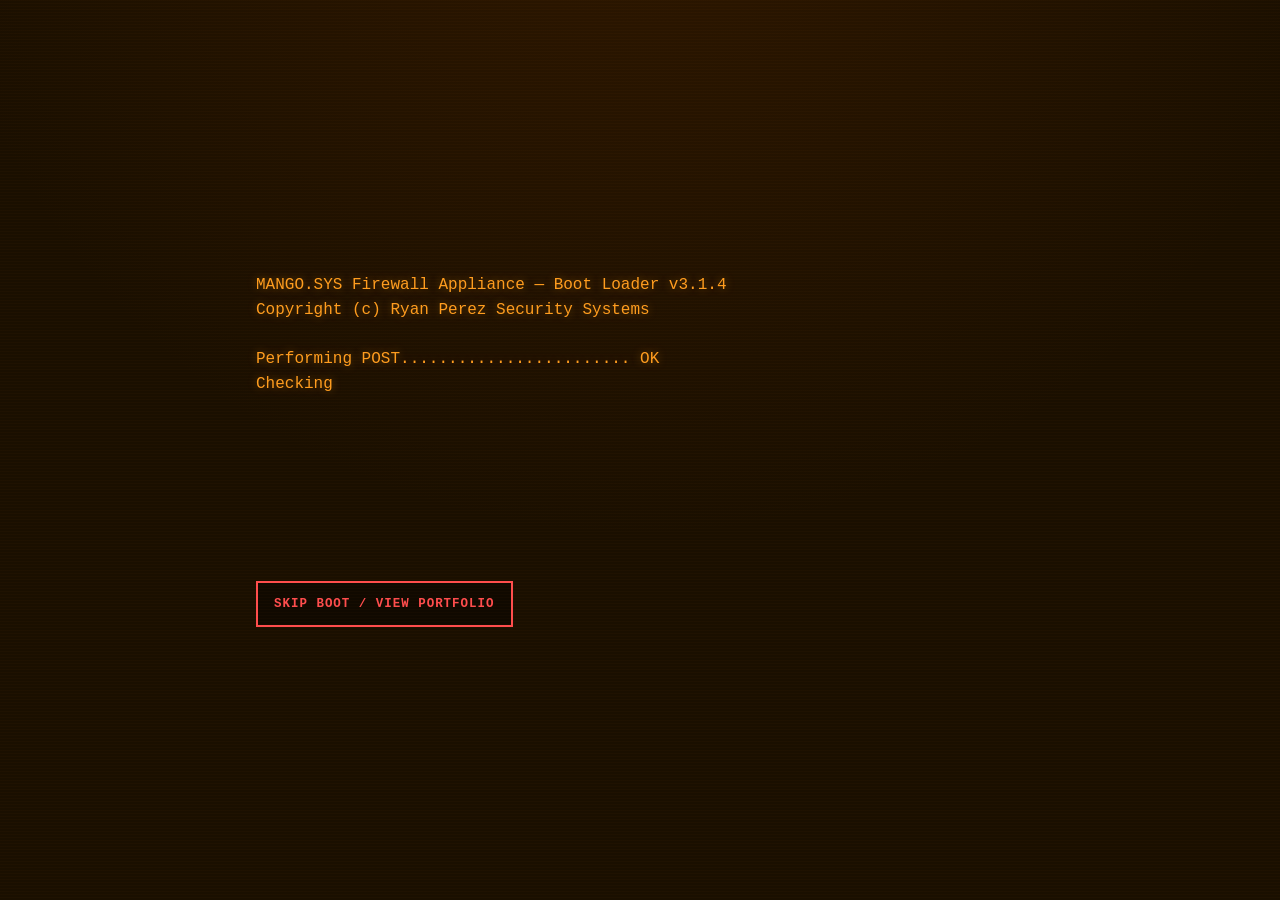
<file: index.html>
<!DOCTYPE html>
<html lang="en" class="no-js">
<head>
  <meta charset="UTF-8" />
  <meta name="viewport" content="width=device-width, initial-scale=1" />
  <!-- Content Security Policy: only same-origin CSS/JS, and block every network
       connection. This site talks to no backend or analytics service. -->
  <meta http-equiv="Content-Security-Policy" content="default-src 'self'; script-src 'self' 'unsafe-inline'; style-src 'self' 'unsafe-inline'; img-src 'self'; connect-src 'none'; object-src 'none'; base-uri 'none'; form-action 'none'" />
  <meta name="description" content="Ryan Perez is a North Carolina cybersecurity analyst specializing in incident response, network forensics, threat investigation, and security operations." />
  <meta name="theme-color" content="#1a0f00" />
  <meta property="og:type" content="website" />
  <meta property="og:title" content="Ryan Perez | Cybersecurity Analyst | MANGO.SYS" />
  <meta property="og:description" content="Cybersecurity experience, certifications, projects, and a playable retro firewall mission." />
  <title>Ryan Perez | Cybersecurity Analyst | MANGO.SYS</title>
  <link rel="canonical" href="https://mangosec.xyz/" />
  <link rel="icon" href="assets/favicon.svg" type="image/svg+xml" />
  <link rel="stylesheet" href="css/style.css" />
  <link rel="stylesheet" href="css/home.css" />
  <script>
    document.documentElement.classList.replace("no-js", "js");
    try {
      if (sessionStorage.getItem("mangoSys.bootSeen") === "true" || window.location.hash) {
        document.documentElement.classList.add("boot-complete");
      }
    } catch (error) {
      // The portfolio remains usable when storage is unavailable.
    }
  </script>
</head>
<body id="top">
  <a class="skip-link" href="#portfolio">Skip to portfolio</a>

  <section class="boot-screen" id="boot-screen" aria-labelledby="boot-title">
    <h2 class="sr-only" id="boot-title">MANGO.SYS startup</h2>
    <div id="terminal" aria-hidden="true"></div>
    <p class="sr-only">A decorative firewall startup sequence is playing. You can skip it at any time.</p>
    <button class="button button-primary" id="main-menu-btn" type="button">SKIP BOOT / VIEW PORTFOLIO</button>
  </section>

  <main class="portfolio-shell" id="portfolio">
    <header class="hero">
      <p class="eyebrow">MANGO.SYS // OPERATOR PROFILE</p>
      <h1>Ryan Perez</h1>
      <p class="hero-role">Cybersecurity Analyst · Incident Response · Network Forensics</p>
      <p class="hero-summary">
        North Carolina security professional who investigates threats from packet analysis
        through malware response, builds practical defenses, and helps teams understand
        the systems they protect.
      </p>
      <ul class="credential-strip" aria-label="Selected certifications">
        <li>GCFA</li>
        <li>GNFA</li>
        <li>GCFR</li>
        <li>Security+</li>
      </ul>
      <div class="hero-actions">
        <a class="button button-primary" href="resume.html">View Résumé</a>
      </div>
    </header>

    <section class="launch-bay" id="launch" aria-labelledby="launch-title">
      <p class="panel-kicker">MANGO.SYS // SELECT MISSION</p>
      <h2 id="launch-title">Launch Bay</h2>
      <ul class="mission-grid">
        <li class="mission-card">
          <h3>Character Sheet</h3>
          <p class="mission-kind">Database // Personnel</p>
          <p class="mission-desc">The résumé — experience, certifications, and forensics focus.</p>
          <a class="button button-primary" href="#profile">▸ View Profile</a>
        </li>
        <li class="mission-card">
          <h3>Security Projects</h3>
          <p class="mission-kind">Database // Missions</p>
          <p class="mission-desc">Verified case studies from the mango orchard.</p>
          <a class="button button-primary" href="#projects">▸ View Missions</a>
        </li>
        <li class="mission-card">
          <h3>New Game</h3>
          <p class="mission-kind">Pesticide-DMZ // Live</p>
          <p class="mission-desc">Purge rotten packets in a playable firewall raycaster.</p>
          <a class="button button-primary" href="game.html">▸ Launch Game</a>
        </li>
        <li class="mission-card">
          <h3>Incident Tabletop</h3>
          <p class="mission-kind">Incident Archive // Offline</p>
          <p class="mission-desc">A fictional, inert incident-response CTF. Every record is synthetic.</p>
          <a class="button button-primary" href="ctf.html">▸ Launch CTF</a>
        </li>
      </ul>
    </section>

    <nav class="section-nav" aria-label="Portfolio sections">
      <ul class="section-nav-list">
        <li><a class="section-nav-link" href="#launch">Launch</a></li>
        <li><a class="section-nav-link" href="#profile">Character Sheet</a></li>
        <li><a class="section-nav-link" href="#projects">Missions</a></li>
        <li><a class="section-nav-link" href="#contact">Contact</a></li>
        <li><a class="section-nav-link" href="#credits">Credits</a></li>
      </ul>
    </nav>

    <div class="content-view" id="content-view">
      <section class="content-panel" id="profile" tabindex="-1">
        <p class="panel-kicker">DATABASE: PERSONNEL</p>
        <h2>Character Sheet — Résumé</h2>
        <div class="char-card">
          <div>
            <p class="char-name">MANGOBYTE</p>
            <p class="char-subtitle">Ryan Perez — Cyber Bard &amp; Mango Connoisseur</p>
          </div>
          <p class="char-quote">“I enjoy working with technology; especially knowing how to break and fix so I can help out others. Mangos are pretty neat too.”</p>
          <dl class="char-meta">
            <div><dt>Role</dt><dd>Senior Information Security Analyst</dd></div>
            <div><dt>Base</dt><dd>North Carolina, USA</dd></div>
            <div><dt>Focus</dt><dd>Incident response &amp; forensics</dd></div>
            <div><dt>Tools</dt><dd>SIEM, SOAR, XDR &amp; network analysis</dd></div>
          </dl>
        </div>
        <div class="panel-actions">
          <a class="button button-primary" href="resume.html">View Full Character Sheet</a>
        </div>
      </section>

      <section class="content-panel" id="projects" tabindex="-1">
        <p class="panel-kicker">DATABASE: MISSIONS</p>
        <h2>Missions — Security Projects</h2>
        <p>Public case studies document only work that can be shared safely. Employer-confidential details, unsupported metrics, and invented outcomes are intentionally excluded.</p>

        <article class="project-card">
          <div class="project-heading">
            <h3>MANGO.SYS Interactive Security Portfolio</h3>
            <span class="status-tag">ACTIVE MISSION</span>
          </div>
          <dl class="case-study-grid">
            <div><dt>Problem</dt><dd>Present cybersecurity experience in a memorable format without hiding essential professional information.</dd></div>
            <div><dt>Constraints</dt><dd>Static hosting, vanilla web technologies, progressive enhancement, accessibility, and no backend.</dd></div>
            <div><dt>Implementation</dt><dd>A semantic portfolio shell paired with an original canvas raycaster themed as a compromised firewall.</dd></div>
            <div><dt>Tools</dt><dd>HTML, CSS, JavaScript, Canvas 2D, DDA raycasting, and Git.</dd></div>
            <div><dt>Outcome</dt><dd>A responsive professional portfolio with an optional playable security-themed mission.</dd></div>
          </dl>
          <div class="project-links">
            <a href="projects/mango-sys.html">Read Case Study</a>
            <a href="game.html">Launch Demo</a>
            <a href="https://github.com/ryanperez151" target="_blank" rel="noopener noreferrer">GitHub Profile</a>
          </div>
        </article>

        <article class="project-card project-card-pending">
          <div class="project-heading">
            <h3>Additional Security Case Studies</h3>
            <span class="status-tag status-pending">CONTENT PENDING</span>
          </div>
          <p>Future case studies will be published here after their facts, screenshots, disclosure boundaries, and outcomes are verified by the owner.</p>
        </article>
      </section>

      <section class="content-panel" id="contact" tabindex="-1">
        <p class="panel-kicker">DATABASE: COMMS</p>
        <h2>Summon — Contact</h2>
        <p>Connect about cybersecurity operations, incident response, network forensics, or technical collaboration.</p>
        <ul class="contact-list">
          <li><a href="mailto:ryan@mangosec.xyz">ryan@mangosec.xyz</a></li>
          <li><a href="tel:+17046661013">(704) 666-1013</a></li>
          <li><a href="https://github.com/ryanperez151" target="_blank" rel="noopener noreferrer">GitHub</a></li>
          <li><a href="https://www.linkedin.com/in/ryanperez-in/" target="_blank" rel="noopener noreferrer">LinkedIn</a></li>
        </ul>
      </section>

      <section class="content-panel" id="credits" tabindex="-1">
        <p class="panel-kicker">DATABASE: CREDITS</p>
        <h2>Credits — About This Site</h2>
        <ul class="plain-list">
          <li>Created and coded by Ryan Perez</li>
          <li>Built with semantic HTML, CSS, and vanilla JavaScript</li>
          <li>Raycaster inspired by the techniques behind classic first-person games</li>
          <li>Mango-themed everything, because why not</li>
        </ul>
        <button class="button" id="replay-boot" type="button">Replay Boot Sequence</button>
      </section>
    </div>
  </main>

  <noscript>
    <div class="noscript-note">
      JavaScript is disabled. The full portfolio remains available; only the decorative boot sequence and game require JavaScript.
    </div>
  </noscript>

  <script src="js/boot.js"></script>
  <script src="js/menu.js"></script>
</body>
</html>
</file>
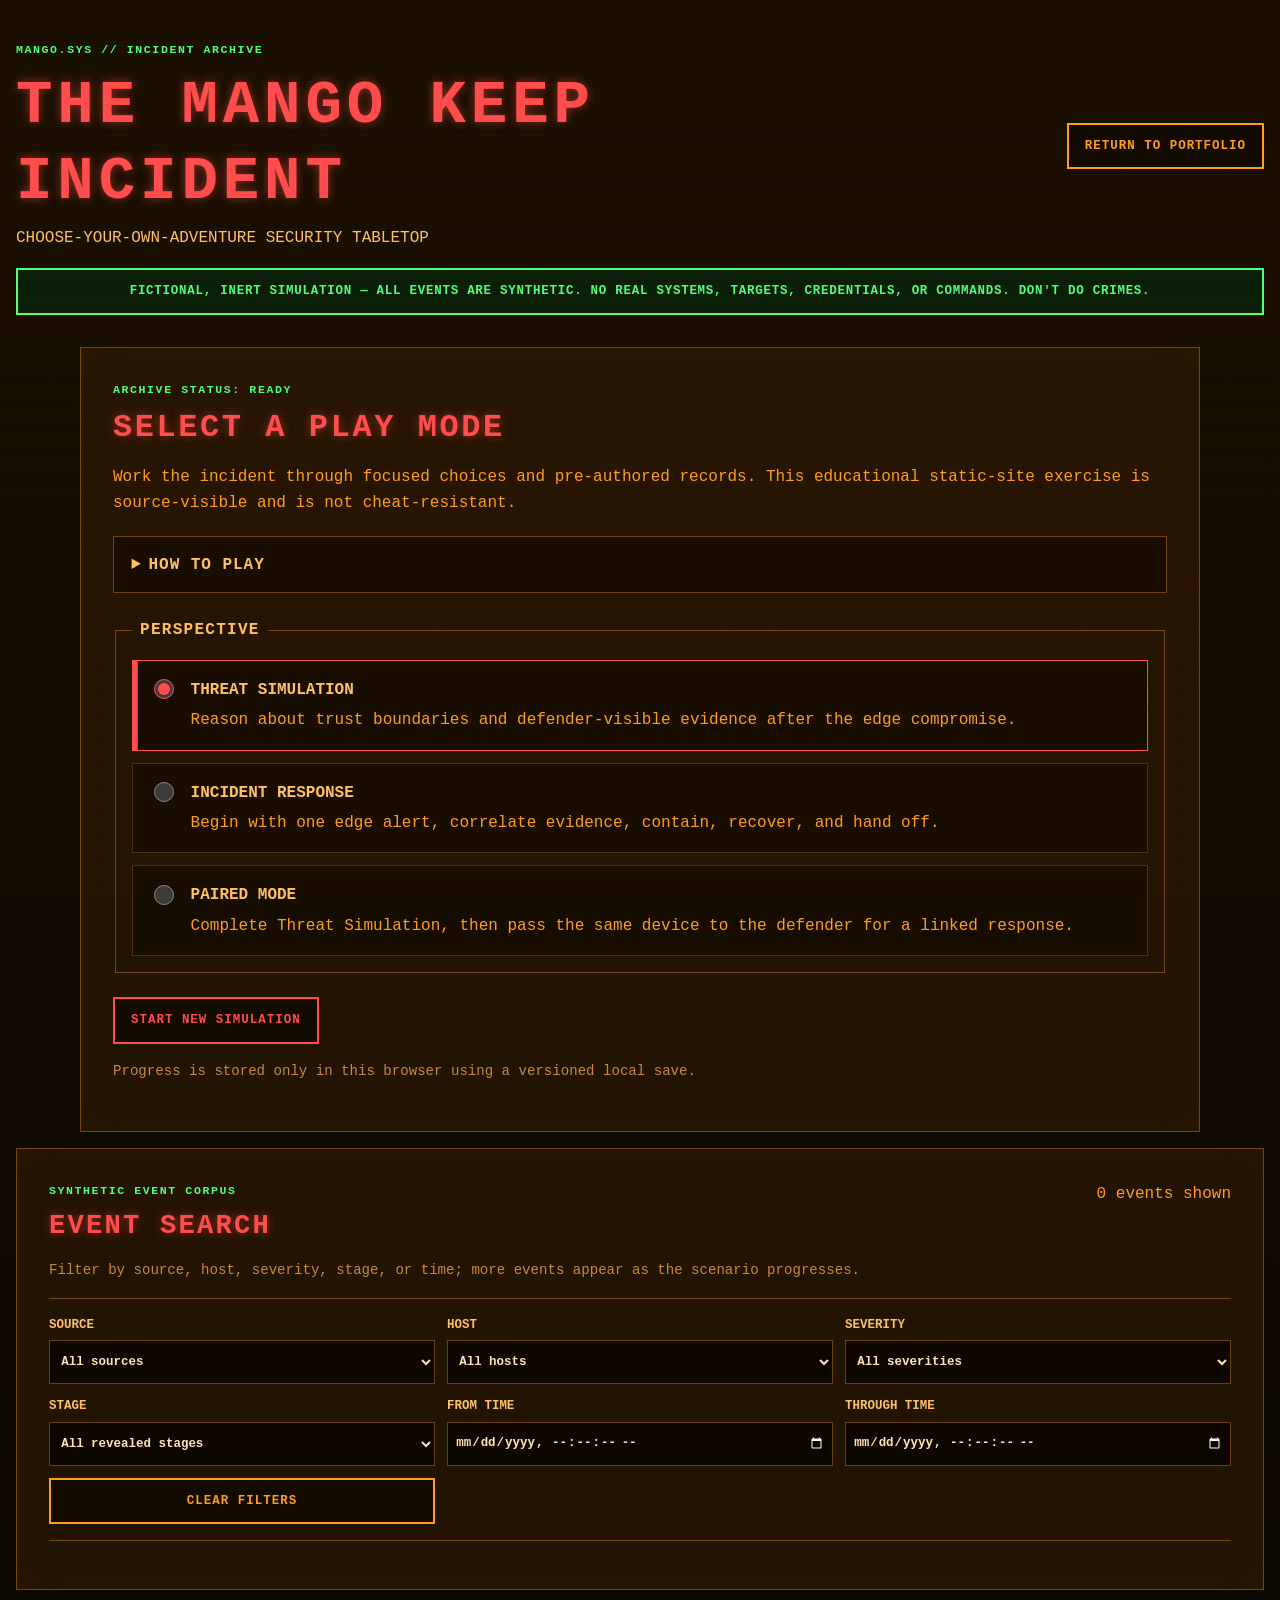
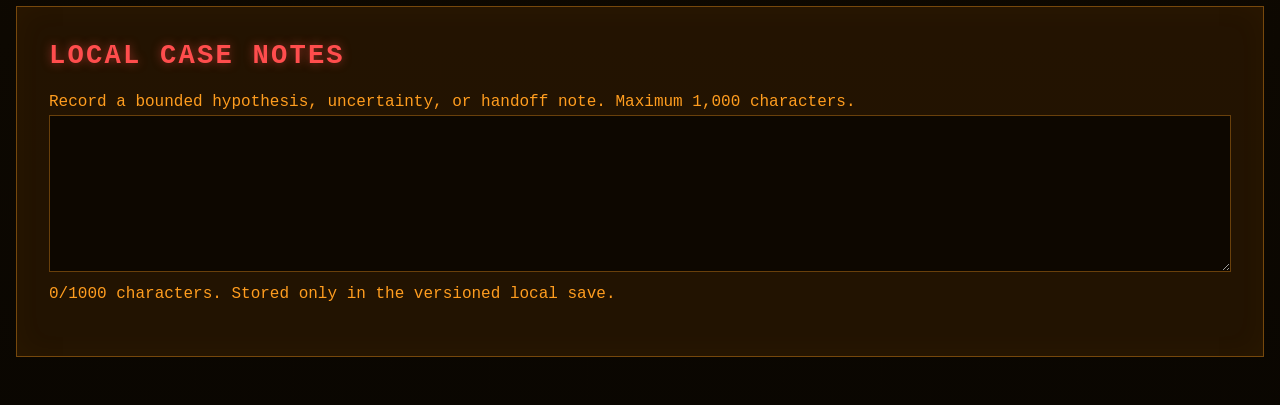
<file: ctf.html>
<!DOCTYPE html>
<html lang="en" class="no-js">
<head>
  <meta charset="UTF-8" />
  <meta name="viewport" content="width=device-width, initial-scale=1" />
  <!-- Content Security Policy: keep this page self-contained — only same-origin
       CSS/JS, and block every network connection. Reinforces the offline design. -->
  <meta http-equiv="Content-Security-Policy" content="default-src 'self'; script-src 'self' 'unsafe-inline'; style-src 'self' 'unsafe-inline'; img-src 'self'; connect-src 'none'; object-src 'none'; base-uri 'none'; form-action 'none'" />
  <meta name="description" content="Play The Mango Keep Incident, a fictional and inert incident-response learning simulation from MANGO.SYS." />
  <meta name="theme-color" content="#1a0f00" />
  <meta property="og:type" content="website" />
  <meta property="og:title" content="The Mango Keep Incident | MANGO.SYS CTF" />
  <meta property="og:description" content="A fictional, inert incident-response tabletop. All events are synthetic; no real systems, targets, credentials, or commands." />
  <title>The Mango Keep Incident | MANGO.SYS CTF</title>
  <!-- No <link rel="canonical"> here on purpose: the CTF content validator seals
       ctf.html against any remote href/src (it must reference nothing external).
       ctf.html is still indexed via sitemap.xml. -->
  <link rel="icon" href="assets/favicon.svg" type="image/svg+xml" />
  <link rel="stylesheet" href="css/style.css" />
  <link rel="stylesheet" href="css/ctf.css" />
  <script>document.documentElement.classList.replace("no-js", "js");</script>
</head>
<body class="ctf-page">
  <a class="skip-link" href="#ctf-main">Skip to simulation</a>

  <header class="ctf-header">
    <div>
      <p class="eyebrow">MANGO.SYS // INCIDENT ARCHIVE</p>
      <h1>The Mango Keep Incident</h1>
      <p class="ctf-subtitle">Choose-your-own-adventure security tabletop</p>
    </div>
    <a class="button" href="index.html">Return to Portfolio</a>
  </header>

  <p class="ctf-safety-label" role="status">
    FICTIONAL, INERT SIMULATION — ALL EVENTS ARE SYNTHETIC. NO REAL SYSTEMS, TARGETS, CREDENTIALS, OR COMMANDS. DON'T DO CRIMES.
  </p>

  <main id="ctf-main" class="ctf-shell">
    <section class="content-panel ctf-launch" id="ctf-launch" aria-labelledby="launch-title">
      <p class="panel-kicker">ARCHIVE STATUS: READY</p>
      <h2 id="launch-title">Select a Play Mode</h2>
      <p>
        Work the incident through focused choices and pre-authored records.
        This educational static-site exercise is source-visible and is not cheat-resistant.
      </p>

      <details class="ctf-howto">
        <summary>How to play</summary>
        <ol class="ctf-howto-steps">
          <li>Pick a perspective below, then <strong>Start</strong>. Nothing installs, and you never type at a real system.</li>
          <li>Read the current <strong>brief</strong> and <strong>objective</strong>, then <strong>Choose an Action</strong>. Locked actions show the prerequisite you still need.</li>
          <li>Reason with the case tools: bookmark records in the <strong>Evidence Drawer</strong>, watch <strong>Asset Health</strong>, and filter the <strong>Event Timeline</strong> as new events reveal.</li>
          <li>Stuck? Open a <strong>Learning Hint</strong>. Jot thoughts in <strong>Local Case Notes</strong> as you investigate.</li>
          <li>Reach an <strong>ending</strong>, then read the <strong>debrief</strong> and score. In Paired Mode you hand the same browser to the defender for a linked response.</li>
        </ol>
      </details>

      <fieldset class="mode-picker">
        <legend>Perspective</legend>
        <label class="mode-card">
          <input type="radio" name="ctf-mode" value="threat" checked />
          <span><strong>Threat Simulation</strong>Reason about trust boundaries and defender-visible evidence after the edge compromise.</span>
        </label>
        <label class="mode-card">
          <input type="radio" name="ctf-mode" value="defender" />
          <span><strong>Incident Response</strong>Begin with one edge alert, correlate evidence, contain, recover, and hand off.</span>
        </label>
        <label class="mode-card">
          <input type="radio" name="ctf-mode" value="paired" />
          <span><strong>Paired Mode</strong>Complete Threat Simulation, then pass the same device to the defender for a linked response.</span>
        </label>
      </fieldset>

      <div class="ctf-launch-actions">
        <button class="button button-primary" id="ctf-start" type="button">Start New Simulation</button>
        <button class="button" id="ctf-resume" type="button" hidden>Resume Saved Simulation</button>
        <button class="button ctf-danger-button" id="ctf-reset-launch" type="button" hidden>Reset Saved Simulation</button>
      </div>
      <p class="ctf-storage-note" id="ctf-storage-note">Progress is stored only in this browser using a versioned local save.</p>
    </section>

    <div id="ctf-workspace" hidden>
      <section class="ctf-commandbar" aria-label="Simulation controls">
        <div>
          <span class="ctf-status-key">MODE</span>
          <strong id="ctf-mode-status">Not started</strong>
        </div>
        <div>
          <span class="ctf-status-key">SAVE</span>
          <span id="ctf-save-status">Not saved</span>
        </div>
        <div class="ctf-commandbar-actions">
          <button class="button" id="ctf-save-now" type="button">Save Now</button>
          <button class="button ctf-danger-button" id="ctf-reset" type="button">Reset</button>
        </div>
      </section>

      <section class="content-panel ctf-narrative" aria-labelledby="node-title">
        <!-- Console-only decorative chrome; hidden in the SIEM skin via CSS. -->
        <div id="ctf-console-chrome" aria-hidden="true"></div>
        <p class="panel-kicker" id="chapter-label">SIMULATION BRIEF</p>
        <h2 id="node-title" tabindex="-1">Loading narrative</h2>
        <p class="ctf-objective-label">Narrative</p>
        <p id="node-body"></p>
        <div class="ctf-objective-box">
          <h3>Current Objective</h3>
          <p id="node-objective"></p>
        </div>
        <p class="ctf-paired-consequence" id="paired-consequence" hidden></p>
        <div class="ctf-hint" id="ctf-hint" tabindex="-1" hidden>
          <h3>Learning Hint</h3>
          <p id="ctf-hint-text"></p>
        </div>
        <button class="button" id="ctf-show-hint" type="button">Show Learning Hint</button>
        <div class="ctf-feedback" id="choice-feedback" role="status" tabindex="-1" hidden></div>
        <!-- Console-only decision scrollback; empty (and hidden) in the SIEM skin. -->
        <div id="ctf-scrollback" aria-live="off"></div>
      </section>

      <section class="content-panel ctf-actions" aria-labelledby="choices-title">
        <h3 id="choices-title">Choose an Action</h3>
        <div id="ctf-choices" class="ctf-choice-list"></div>
      </section>

      <aside class="ctf-sidebar" aria-label="Case information">
        <details class="content-panel ctf-drawer" open>
          <summary>Evidence Drawer <span id="evidence-count">0 visible</span></summary>
          <p class="ctf-drawer-help">Bookmark decision-relevant records and keep local notes. Notes are inert text and never interpreted.</p>
          <div id="evidence-list" class="evidence-list"></div>
        </details>

        <section class="content-panel" aria-labelledby="asset-title">
          <h2 id="asset-title">Asset Health</h2>
          <p class="ctf-region-help">How each fictional asset is holding up — and whether it is contained — as the incident unfolds.</p>
          <div id="asset-summary" class="asset-summary"></div>
        </section>

        <section class="content-panel" aria-labelledby="codes-title">
          <h2 id="codes-title">Evidence Codes</h2>
          <p id="codes-empty">Codes reward reasoning and completed transitions, never command entry.</p>
          <ul id="code-list" class="code-list"></ul>
        </section>
      </aside>

        <aside class="ctf-sidebar" aria-label="Case information">
          <details class="content-panel ctf-drawer" open>
            <summary>Evidence Drawer <span id="evidence-count">0 visible</span></summary>
            <p class="ctf-drawer-help">Bookmark decision-relevant records and keep local notes.</p>
            <div id="evidence-list" class="evidence-list"></div>
          </details>

          <section class="content-panel" aria-labelledby="asset-title">
            <h2 id="asset-title">Asset Health</h2>
            <p class="ctf-region-help">How each asset is holding up — and whether it is contained — as the incident unfolds.</p>
            <div id="asset-summary" class="asset-summary"></div>
          </section>

          <section class="content-panel" aria-labelledby="codes-title">
            <h2 id="codes-title">Evidence Codes</h2>
            <p id="codes-empty">Codes reward reasoning and completed transitions, never command entry.</p>
            <ul id="code-list" class="code-list"></ul>
          </section>
        </aside>
      </div>

      <!-- SIEM skin: full structured event search. Hidden in the console skin via CSS. -->
      <section class="content-panel ctf-timeline" aria-labelledby="timeline-title">
        <div class="timeline-heading">
          <div>
            <p class="panel-kicker">SYNTHETIC EVENT CORPUS</p>
            <h2 id="timeline-title">Event Search</h2>
          </div>
          <p id="timeline-count">0 events shown</p>
        </div>

        <p class="ctf-region-help">Filter by source, host, severity, stage, or time; more events appear as the scenario progresses.</p>

        <form id="timeline-filters" class="timeline-filters">
          <label>Source
            <select id="filter-source" name="source"><option value="">All sources</option></select>
          </label>
          <label>Host
            <select id="filter-host" name="host"><option value="">All hosts</option></select>
          </label>
          <label>Severity
            <select id="filter-severity" name="severity"><option value="">All severities</option></select>
          </label>
          <label>Stage
            <select id="filter-stage" name="stage"><option value="">All revealed stages</option></select>
          </label>
          <label>From time
            <input id="filter-from" name="from" type="datetime-local" step="30" />
          </label>
          <label>Through time
            <input id="filter-to" name="to" type="datetime-local" step="30" />
          </label>
          <button class="button" id="clear-filters" type="button">Clear Filters</button>
        </form>

        <div id="timeline-events" class="timeline-events"></div>
      </section>

      <section class="content-panel ctf-notebook" aria-labelledby="notebook-title">
        <h2 id="notebook-title">Local Case Notes</h2>
        <label for="case-notes">Record a bounded hypothesis, uncertainty, or handoff note. Maximum 1,000 characters.</label>
        <textarea id="case-notes" maxlength="1000" rows="5"></textarea>
        <p><span id="case-note-count">0</span>/1000 characters. Stored only in the versioned local save.</p>
      </section>
    </div>

    <section class="content-panel ctf-ending" id="ctf-ending" aria-labelledby="ending-title" hidden>
      <p class="panel-kicker">SIMULATION DEBRIEF</p>
      <h2 id="ending-title" tabindex="-1">Ending</h2>
      <p id="ending-summary"></p>
      <div class="score-grid" id="score-grid"></div>
      <section aria-labelledby="debrief-title">
        <h3 id="debrief-title">Debrief</h3>
        <ul id="debrief-list"></ul>
      </section>
      <div class="ctf-launch-actions">
        <button class="button button-primary" id="paired-continue" type="button" hidden>Pass to Incident Responder</button>
        <button class="button" id="ending-review" type="button">Review Case Workspace</button>
        <button class="button ctf-danger-button" id="ending-reset" type="button">Reset and Replay</button>
      </div>
    </section>
  </main>

  <dialog id="reset-dialog" aria-labelledby="reset-title" aria-describedby="reset-description">
    <h2 id="reset-title">Reset Simulation?</h2>
    <p id="reset-description">This removes the local CTF save, bookmarks, and notes from this browser. Bundled records are unchanged.</p>
    <div class="ctf-launch-actions">
      <button class="button ctf-danger-button" id="confirm-reset" type="button">Reset Local Save</button>
      <button class="button" id="cancel-reset" type="button">Cancel</button>
    </div>
  </dialog>

  <p class="sr-only" id="ctf-live" aria-live="polite" aria-atomic="true"></p>

  <noscript>
    <div class="noscript-note">
      JavaScript is required to apply your choices and update the incident state.
    </div>
  </noscript>

  <script type="module" src="js/ctf/app.js"></script>
</body>
</html>
</file>
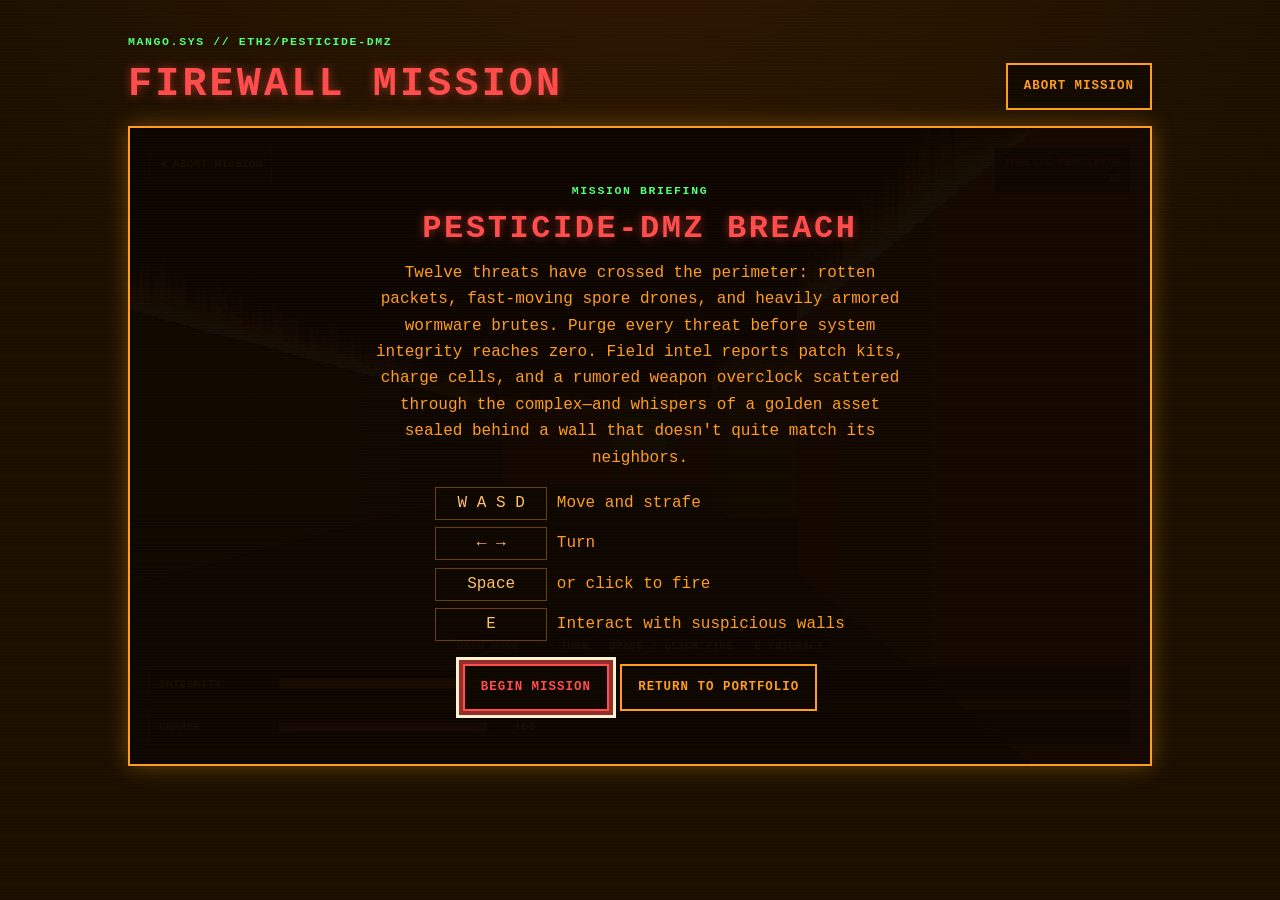
<file: game.html>
<!DOCTYPE html>
<html lang="en">
<head>
  <meta charset="UTF-8" />
  <meta name="viewport" content="width=device-width, initial-scale=1" />
  <!-- Content Security Policy: only same-origin CSS/JS, and block every network
       connection. The game runs fully offline in the browser. -->
  <meta http-equiv="Content-Security-Policy" content="default-src 'self'; script-src 'self' 'unsafe-inline'; style-src 'self' 'unsafe-inline'; img-src 'self'; connect-src 'none'; object-src 'none'; base-uri 'none'; form-action 'none'" />
  <meta name="description" content="Play PESTICIDE-DMZ, a retro canvas raycaster built with vanilla JavaScript for the MANGO.SYS cybersecurity portfolio." />
  <meta name="theme-color" content="#1a0f00" />
  <meta property="og:type" content="website" />
  <meta property="og:title" content="PESTICIDE-DMZ | MANGO.SYS Playable Demo" />
  <meta property="og:description" content="Purge rotten packets from a compromised firewall in this original browser raycaster." />
  <title>PESTICIDE-DMZ | MANGO.SYS Playable Demo</title>
  <link rel="canonical" href="https://mangosec.xyz/game.html" />
  <link rel="icon" href="assets/favicon.svg" type="image/svg+xml" />
  <link rel="stylesheet" href="css/style.css" />
  <link rel="stylesheet" href="css/game.css" />
</head>
<body class="game-page">
  <a class="skip-link" href="#game-wrap">Skip to game</a>

  <main class="game-layout">
    <header class="game-header">
      <div>
        <p class="eyebrow">MANGO.SYS // ETH2/PESTICIDE-DMZ</p>
        <h1>Firewall Mission</h1>
      </div>
      <a class="button" href="index.html">Abort Mission</a>
    </header>

    <p class="touch-notice" id="touch-notice">
      This mission currently requires a physical keyboard. You can still explore the
      <a href="index.html#projects">portfolio and project case study</a> on this device.
    </p>

    <div id="game-wrap" tabindex="-1">
      <canvas
        id="viewport"
        width="480"
        height="300"
        role="img"
        aria-label="First-person view of the PESTICIDE-DMZ complex. Use W, A, S, and D to move, arrow keys to turn, Space to fire, and E to interact."
      >
        Your browser does not support the canvas game. Return to the
        <a href="index.html">MANGO.SYS portfolio</a>.
      </canvas>

      <div id="crosshair" aria-hidden="true"></div>
      <div class="feedback-flash" aria-hidden="true"></div>

      <div id="hud" aria-label="Mission status">
        <div class="hud-top">
          <a class="hud-exit" href="index.html">◄ ABORT MISSION</a>
          <div class="hud-threats">
            THREATS REMAINING<br />
            <span id="threats-value">12</span>
          </div>
        </div>

        <div class="hud-bottom">
          <div class="hud-hint">WASD MOVE &nbsp; ←→ TURN &nbsp; SPACE / CLICK FIRE &nbsp; E INTERACT</div>
          <div class="hud-stat">
            <span class="hud-label">INTEGRITY</span>
            <span class="hud-bar" role="presentation"><span class="hud-bar-fill" id="health-fill"></span></span>
            <span class="hud-value" id="health-value">100</span>
          </div>
          <div class="hud-stat">
            <span class="hud-label">CHARGE</span>
            <span class="hud-bar" role="presentation"><span class="hud-bar-fill" id="charge-fill"></span></span>
            <span class="hud-value" id="charge-value">100</span>
          </div>
        </div>
      </div>

      <section class="overlay-screen visible" id="screen-start" role="dialog" aria-modal="true" aria-labelledby="start-title">
        <p class="panel-kicker">MISSION BRIEFING</p>
        <h2 id="start-title">Pesticide-DMZ Breach</h2>
        <p>
          Twelve threats have crossed the perimeter: rotten packets, fast-moving
          spore drones, and heavily armored wormware brutes. Purge every threat
          before system integrity reaches zero. Field intel reports patch kits,
          charge cells, and a rumored weapon overclock scattered through the
          complex&mdash;and whispers of a golden asset sealed behind a wall that
          doesn't quite match its neighbors.
        </p>
        <ul class="control-list">
          <li><kbd>W A S D</kbd> Move and strafe</li>
          <li><kbd>← →</kbd> Turn</li>
          <li><kbd>Space</kbd> or click to fire</li>
          <li><kbd>E</kbd> Interact with suspicious walls</li>
        </ul>
        <div class="overlay-buttons">
          <button class="button button-primary" id="start-game-btn" type="button">Begin Mission</button>
          <a class="button" href="index.html">Return to Portfolio</a>
        </div>
      </section>

      <section class="overlay-screen" id="screen-pause" role="dialog" aria-modal="true" aria-labelledby="pause-title">
        <h2 id="pause-title">Mission Paused</h2>
        <p>MANGO.SYS suspended the simulation while this tab was inactive.</p>
        <button class="button button-primary" id="resume-game-btn" type="button">Resume Mission</button>
      </section>

      <section class="overlay-screen" id="screen-win" role="dialog" aria-modal="true" aria-labelledby="win-title">
        <h2 id="win-title">Perimeter Secured</h2>
        <p>Every threat was purged from the DMZ. Eth2 reports clean and the orchard stands—for now.</p>
        <p id="win-secret-note"></p>
        <div class="overlay-buttons">
          <button class="button button-primary restart-btn" type="button">Restart Mission</button>
          <a class="button" href="index.html#projects">View Project Case Study</a>
        </div>
      </section>

      <section class="overlay-screen" id="screen-lose" role="dialog" aria-modal="true" aria-labelledby="lose-title">
        <h2 id="lose-title">System Compromised</h2>
        <p>Integrity failure. The rot breached the firewall. Reboot the operator and try again.</p>
        <div class="overlay-buttons">
          <button class="button button-primary restart-btn" type="button">Restart Mission</button>
          <a class="button" href="index.html">Back to Portfolio</a>
        </div>
      </section>
    </div>

    <p class="sr-only" id="game-status" aria-live="polite" aria-atomic="true">Mission briefing ready.</p>
  </main>

  <script src="js/raycaster.js"></script>
  <script src="js/game.js"></script>
</body>
</html>
</file>
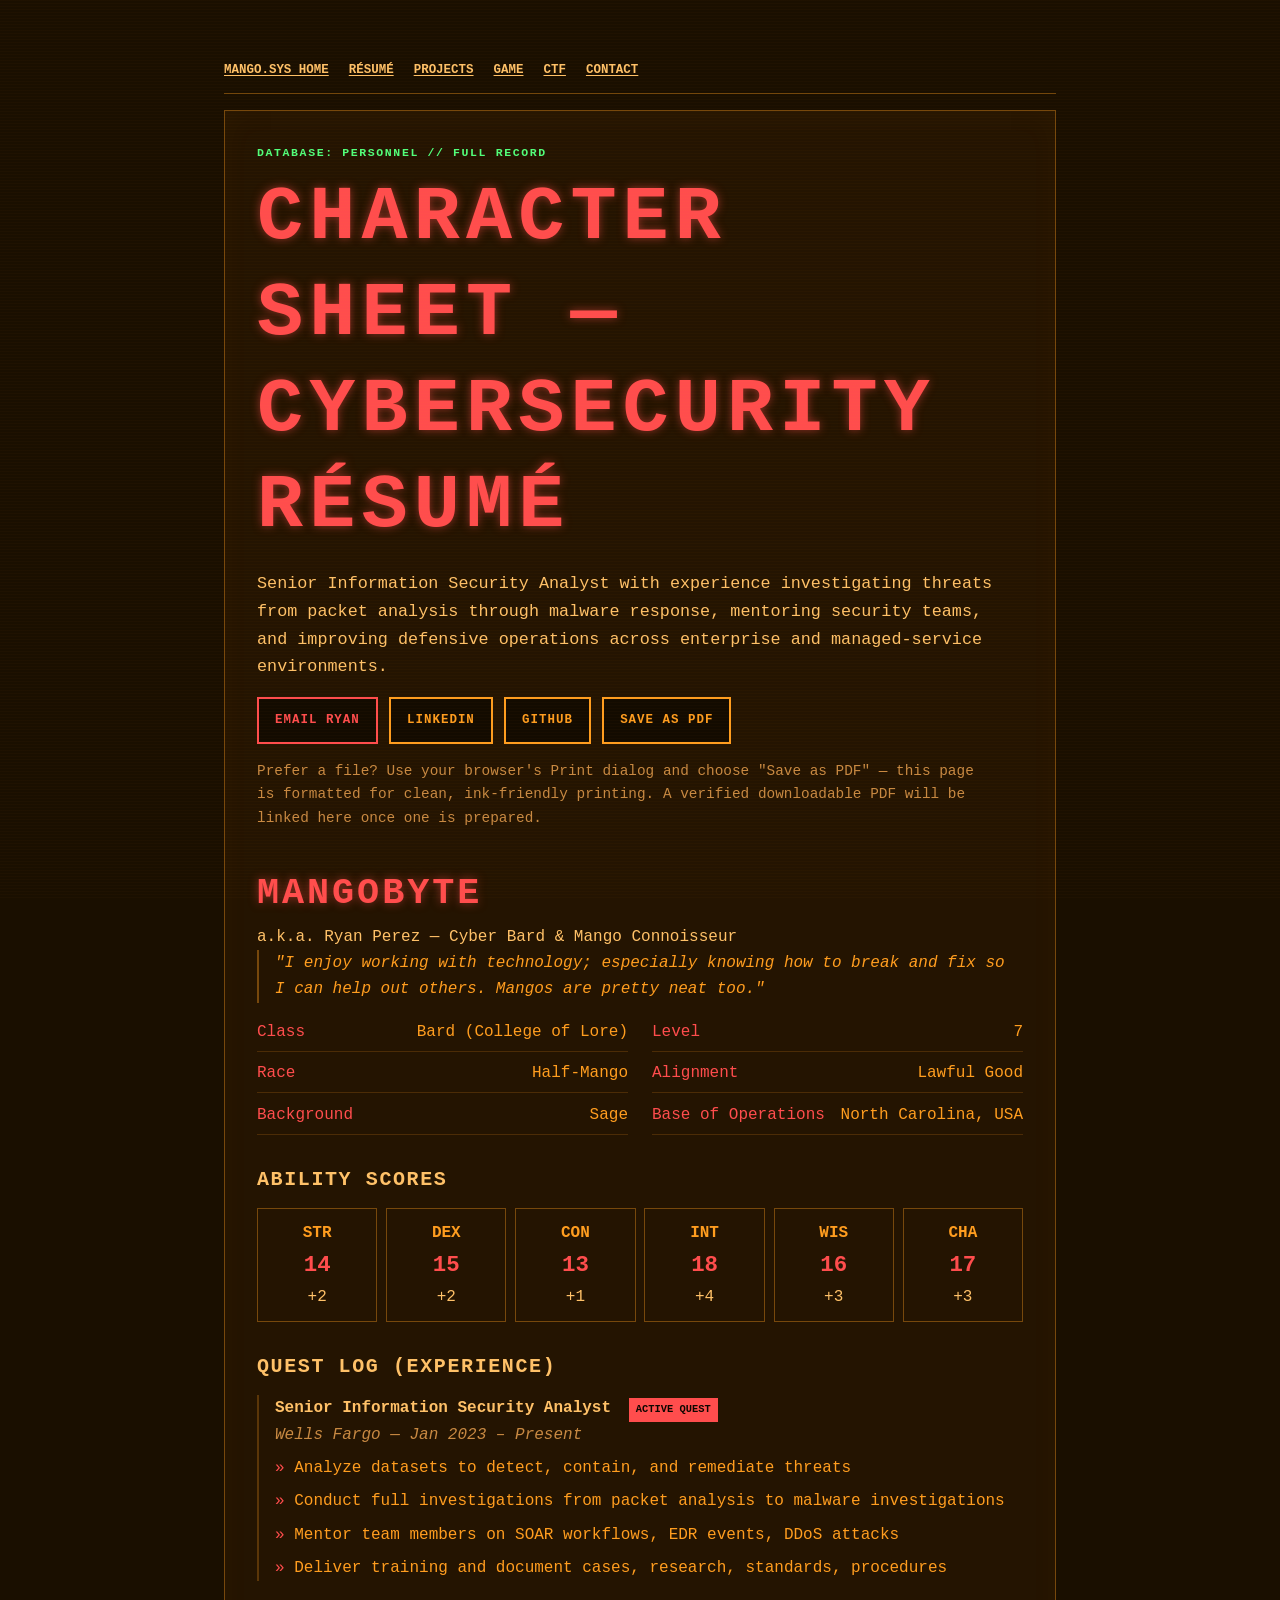
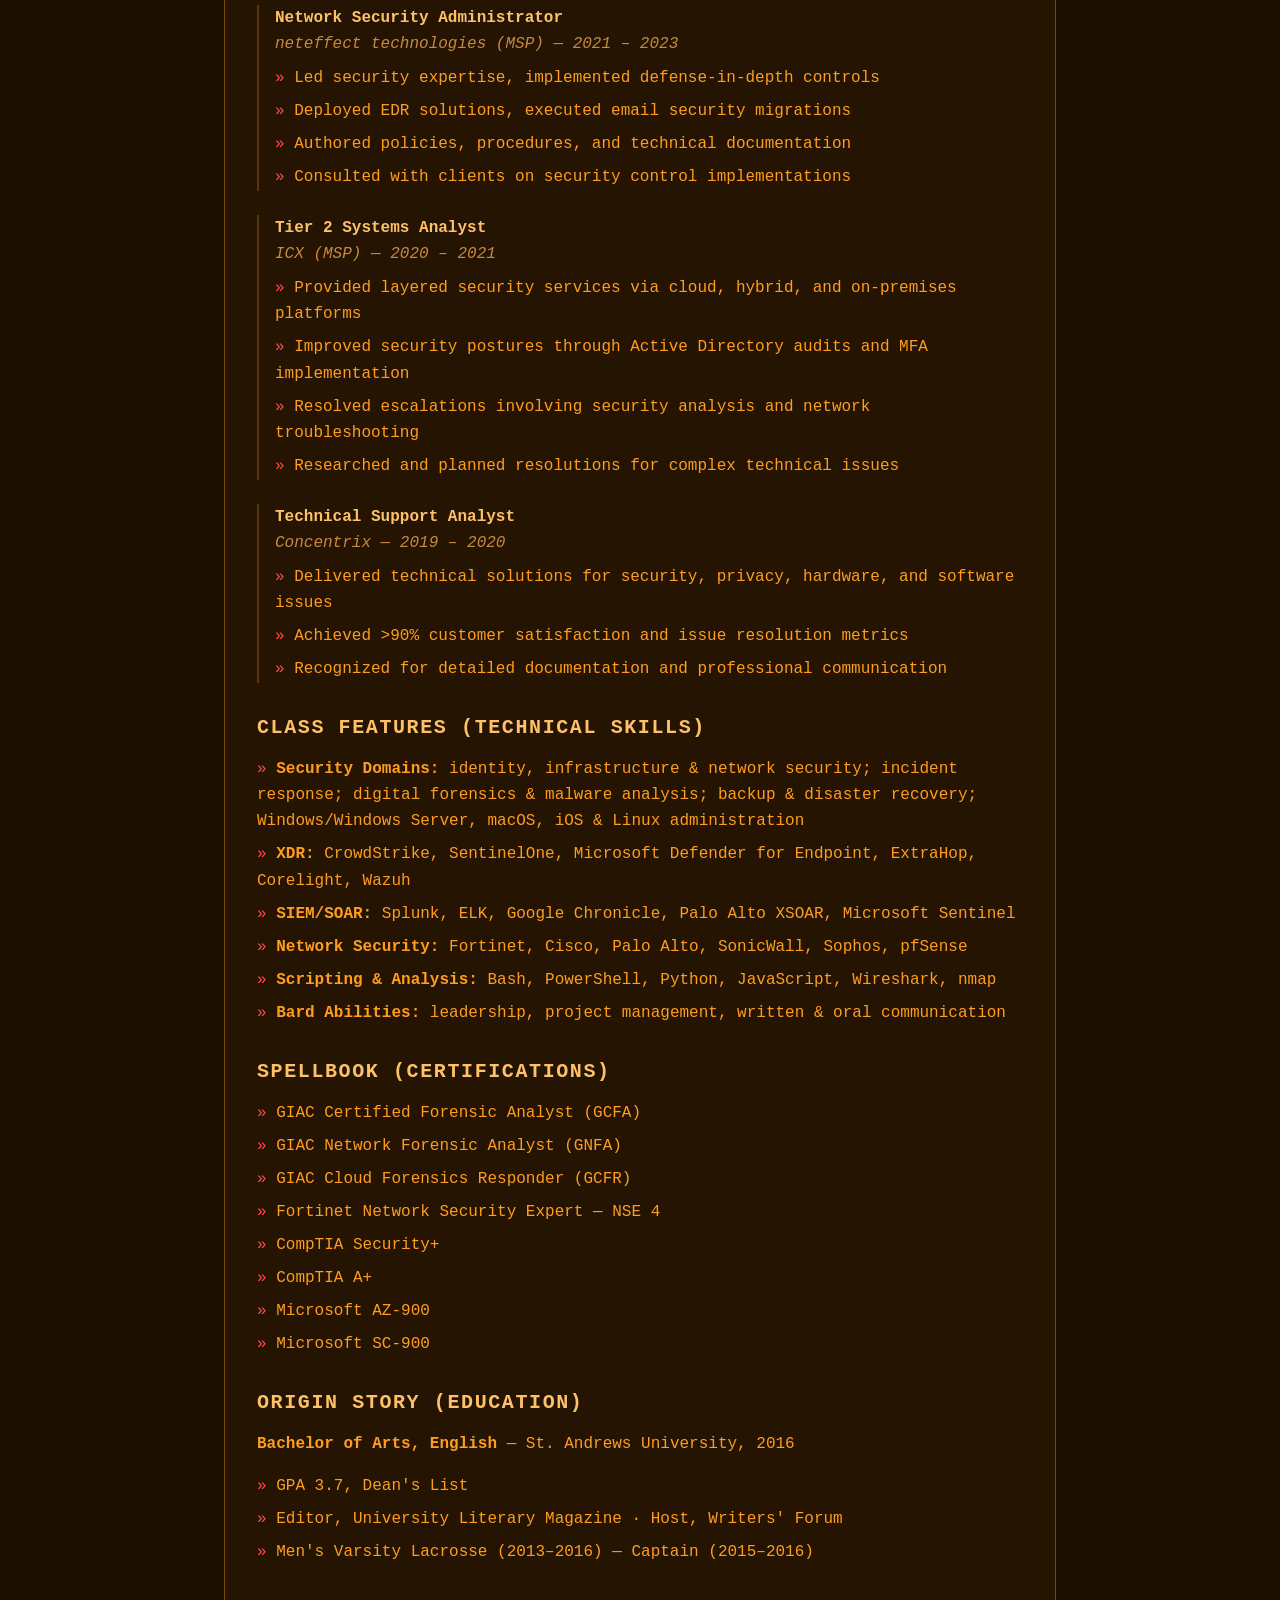
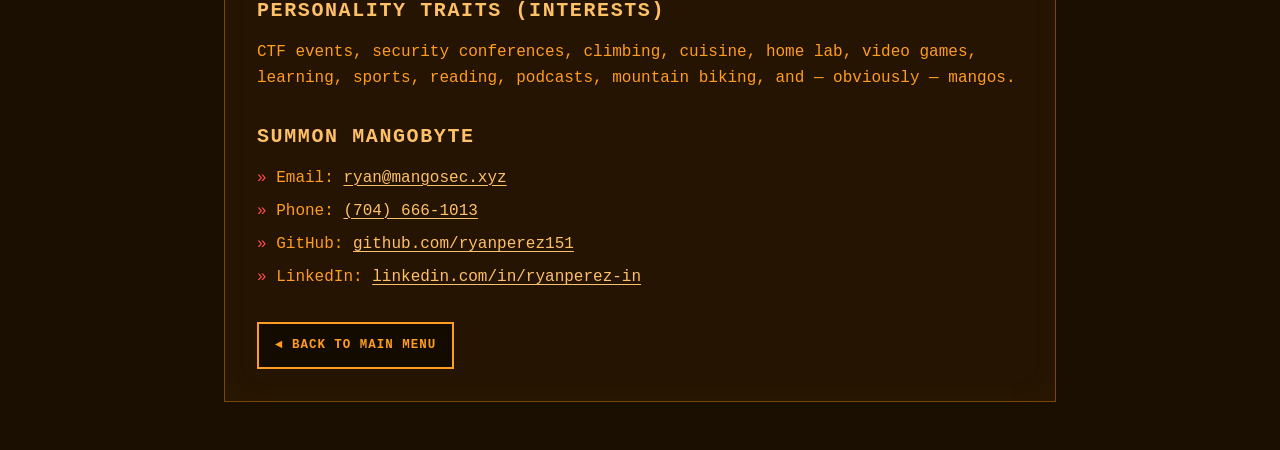
<file: resume.html>
<!DOCTYPE html>
<html lang="en">
<head>
  <meta charset="UTF-8" />
  <meta name="viewport" content="width=device-width, initial-scale=1" />
  <!-- Content Security Policy: only same-origin CSS/JS, and block every network
       connection. This is a static page with no backend or analytics. -->
  <meta http-equiv="Content-Security-Policy" content="default-src 'self'; script-src 'self' 'unsafe-inline'; style-src 'self' 'unsafe-inline'; img-src 'self'; connect-src 'none'; object-src 'none'; base-uri 'none'; form-action 'none'" />
  <meta name="description" content="Résumé for Ryan Perez, a North Carolina cybersecurity analyst experienced in incident response, network forensics, SIEM, SOAR, XDR, and security operations." />
  <meta name="theme-color" content="#1a0f00" />
  <meta property="og:type" content="profile" />
  <meta property="og:title" content="Ryan Perez | Cybersecurity Résumé" />
  <meta property="og:description" content="Experience, certifications, technical skills, and contact information for cybersecurity analyst Ryan Perez." />
  <title>Ryan Perez | Cybersecurity Résumé | MANGO.SYS</title>
  <link rel="canonical" href="https://mangosec.xyz/resume.html" />
  <link rel="icon" href="assets/favicon.svg" type="image/svg+xml" />
  <link rel="stylesheet" href="css/style.css" />
  <link rel="stylesheet" href="css/resume.css" />
</head>
<body class="page-scroll">
  <a class="skip-link" href="#resume-content">Skip to résumé</a>

  <main class="page-content" id="resume-content">
    <nav class="page-nav" aria-label="Site sections">
      <a href="index.html">MANGO.SYS Home</a>
      <a href="resume.html">Résumé</a>
      <a href="index.html#projects">Projects</a>
      <a href="game.html">Game</a>
      <a href="ctf.html">CTF</a>
      <a href="index.html#contact">Contact</a>
    </nav>
    <section class="content-panel active">
      <p class="panel-kicker">DATABASE: PERSONNEL // FULL RECORD</p>
      <h1>Character Sheet — Cybersecurity Résumé</h1>
      <p class="resume-summary">Senior Information Security Analyst with experience investigating threats from packet analysis through malware response, mentoring security teams, and improving defensive operations across enterprise and managed-service environments.</p>
      <div class="resume-actions">
        <a class="button button-primary" href="mailto:ryan@mangosec.xyz">Email Ryan</a>
        <a class="button" href="https://www.linkedin.com/in/ryanperez-in/" target="_blank" rel="noopener noreferrer">LinkedIn</a>
        <a class="button" href="https://github.com/ryanperez151" target="_blank" rel="noopener noreferrer">GitHub</a>
        <button class="button" id="resume-print" type="button" hidden>Save as PDF</button>
      </div>
      <p class="resume-pdf-note">Prefer a file? Use your browser's Print dialog and choose "Save as PDF" — this page is formatted for clean, ink-friendly printing. A verified downloadable PDF will be linked here once one is prepared.</p>

      <div class="char-card">
        <div class="char-name">MANGOBYTE</div>
        <div class="char-subtitle">a.k.a. Ryan Perez — Cyber Bard &amp; Mango Connoisseur</div>
        <p class="char-quote">"I enjoy working with technology; especially knowing how to break and fix so I can help out others. Mangos are pretty neat too."</p>

        <dl class="char-meta">
          <div><dt>Class</dt><dd>Bard (College of Lore)</dd></div>
          <div><dt>Level</dt><dd>7</dd></div>
          <div><dt>Race</dt><dd>Half-Mango</dd></div>
          <div><dt>Alignment</dt><dd>Lawful Good</dd></div>
          <div><dt>Background</dt><dd>Sage</dd></div>
          <div><dt>Base of Operations</dt><dd>North Carolina, USA</dd></div>
        </dl>

        <div class="char-section">
          <h3>ABILITY SCORES</h3>
          <div class="stat-grid">
            <div class="stat-box"><span class="stat-label">STR</span><span class="stat-score">14</span><span class="stat-mod">+2</span></div>
            <div class="stat-box"><span class="stat-label">DEX</span><span class="stat-score">15</span><span class="stat-mod">+2</span></div>
            <div class="stat-box"><span class="stat-label">CON</span><span class="stat-score">13</span><span class="stat-mod">+1</span></div>
            <div class="stat-box"><span class="stat-label">INT</span><span class="stat-score">18</span><span class="stat-mod">+4</span></div>
            <div class="stat-box"><span class="stat-label">WIS</span><span class="stat-score">16</span><span class="stat-mod">+3</span></div>
            <div class="stat-box"><span class="stat-label">CHA</span><span class="stat-score">17</span><span class="stat-mod">+3</span></div>
          </div>
        </div>

        <div class="char-section">
          <h3>QUEST LOG (EXPERIENCE)</h3>

          <div class="quest-entry">
            <div class="quest-title">Senior Information Security Analyst <span class="quest-tag">ACTIVE QUEST</span></div>
            <div class="quest-meta">Wells Fargo — Jan 2023 – Present</div>
            <ul class="plain-list">
              <li>Analyze datasets to detect, contain, and remediate threats</li>
              <li>Conduct full investigations from packet analysis to malware investigations</li>
              <li>Mentor team members on SOAR workflows, EDR events, DDoS attacks</li>
              <li>Deliver training and document cases, research, standards, procedures</li>
            </ul>
          </div>

          <div class="quest-entry">
            <div class="quest-title">Network Security Administrator</div>
            <div class="quest-meta">neteffect technologies (MSP) — 2021 – 2023</div>
            <ul class="plain-list">
              <li>Led security expertise, implemented defense-in-depth controls</li>
              <li>Deployed EDR solutions, executed email security migrations</li>
              <li>Authored policies, procedures, and technical documentation</li>
              <li>Consulted with clients on security control implementations</li>
            </ul>
          </div>

          <div class="quest-entry">
            <div class="quest-title">Tier 2 Systems Analyst</div>
            <div class="quest-meta">ICX (MSP) — 2020 – 2021</div>
            <ul class="plain-list">
              <li>Provided layered security services via cloud, hybrid, and on-premises platforms</li>
              <li>Improved security postures through Active Directory audits and MFA implementation</li>
              <li>Resolved escalations involving security analysis and network troubleshooting</li>
              <li>Researched and planned resolutions for complex technical issues</li>
            </ul>
          </div>

          <div class="quest-entry">
            <div class="quest-title">Technical Support Analyst</div>
            <div class="quest-meta">Concentrix — 2019 – 2020</div>
            <ul class="plain-list">
              <li>Delivered technical solutions for security, privacy, hardware, and software issues</li>
              <li>Achieved &gt;90% customer satisfaction and issue resolution metrics</li>
              <li>Recognized for detailed documentation and professional communication</li>
            </ul>
          </div>
        </div>

        <div class="char-section">
          <h3>CLASS FEATURES (TECHNICAL SKILLS)</h3>
          <ul class="plain-list">
            <li><strong>Security Domains:</strong> identity, infrastructure &amp; network security; incident response; digital forensics &amp; malware analysis; backup &amp; disaster recovery; Windows/Windows Server, macOS, iOS &amp; Linux administration</li>
            <li><strong>XDR:</strong> CrowdStrike, SentinelOne, Microsoft Defender for Endpoint, ExtraHop, Corelight, Wazuh</li>
            <li><strong>SIEM/SOAR:</strong> Splunk, ELK, Google Chronicle, Palo Alto XSOAR, Microsoft Sentinel</li>
            <li><strong>Network Security:</strong> Fortinet, Cisco, Palo Alto, SonicWall, Sophos, pfSense</li>
            <li><strong>Scripting &amp; Analysis:</strong> Bash, PowerShell, Python, JavaScript, Wireshark, nmap</li>
            <li><strong>Bard Abilities:</strong> leadership, project management, written &amp; oral communication</li>
          </ul>
        </div>

        <div class="char-section">
          <h3>SPELLBOOK (CERTIFICATIONS)</h3>
          <ul class="plain-list">
            <li>GIAC Certified Forensic Analyst (GCFA)</li>
            <li>GIAC Network Forensic Analyst (GNFA)</li>
            <li>GIAC Cloud Forensics Responder (GCFR)</li>
            <li>Fortinet Network Security Expert — NSE 4</li>
            <li>CompTIA Security+</li>
            <li>CompTIA A+</li>
            <li>Microsoft AZ-900</li>
            <li>Microsoft SC-900</li>
          </ul>
        </div>

        <div class="char-section">
          <h3>ORIGIN STORY (EDUCATION)</h3>
          <p><strong>Bachelor of Arts, English</strong> — St. Andrews University, 2016</p>
          <ul class="plain-list">
            <li>GPA 3.7, Dean's List</li>
            <li>Editor, University Literary Magazine · Host, Writers' Forum</li>
            <li>Men's Varsity Lacrosse (2013–2016) — Captain (2015–2016)</li>
          </ul>
        </div>

        <div class="char-section">
          <h3>PERSONALITY TRAITS (INTERESTS)</h3>
          <p>CTF events, security conferences, climbing, cuisine, home lab, video games, learning, sports, reading, podcasts, mountain biking, and — obviously — mangos.</p>
        </div>

        <div class="char-section" id="contact-details">
          <h3>SUMMON MANGOBYTE</h3>
          <ul class="plain-list">
            <li>Email: <a href="mailto:ryan@mangosec.xyz">ryan@mangosec.xyz</a></li>
            <li>Phone: <a href="tel:+17046661013">(704) 666-1013</a></li>
            <li>GitHub: <a href="https://github.com/ryanperez151" target="_blank" rel="noopener">github.com/ryanperez151</a></li>
            <li>LinkedIn: <a href="https://www.linkedin.com/in/ryanperez-in/" target="_blank" rel="noopener">linkedin.com/in/ryanperez-in</a></li>
          </ul>
        </div>
      </div>

      <a class="button" href="index.html">◄ Back to Main Menu</a>
    </section>
  </main>

  <script>
    // Progressive enhancement: reveal a "Save as PDF" shortcut only when JavaScript
    // can open the browser's print dialog. Without JS the Print menu still works,
    // and the button stays hidden so nobody sees a dead control.
    (function () {
      var printButton = document.getElementById("resume-print");
      if (!printButton) return;
      printButton.hidden = false;
      printButton.addEventListener("click", function () {
        window.print();
      });
    })();
  </script>
</body>
</html>
</file>
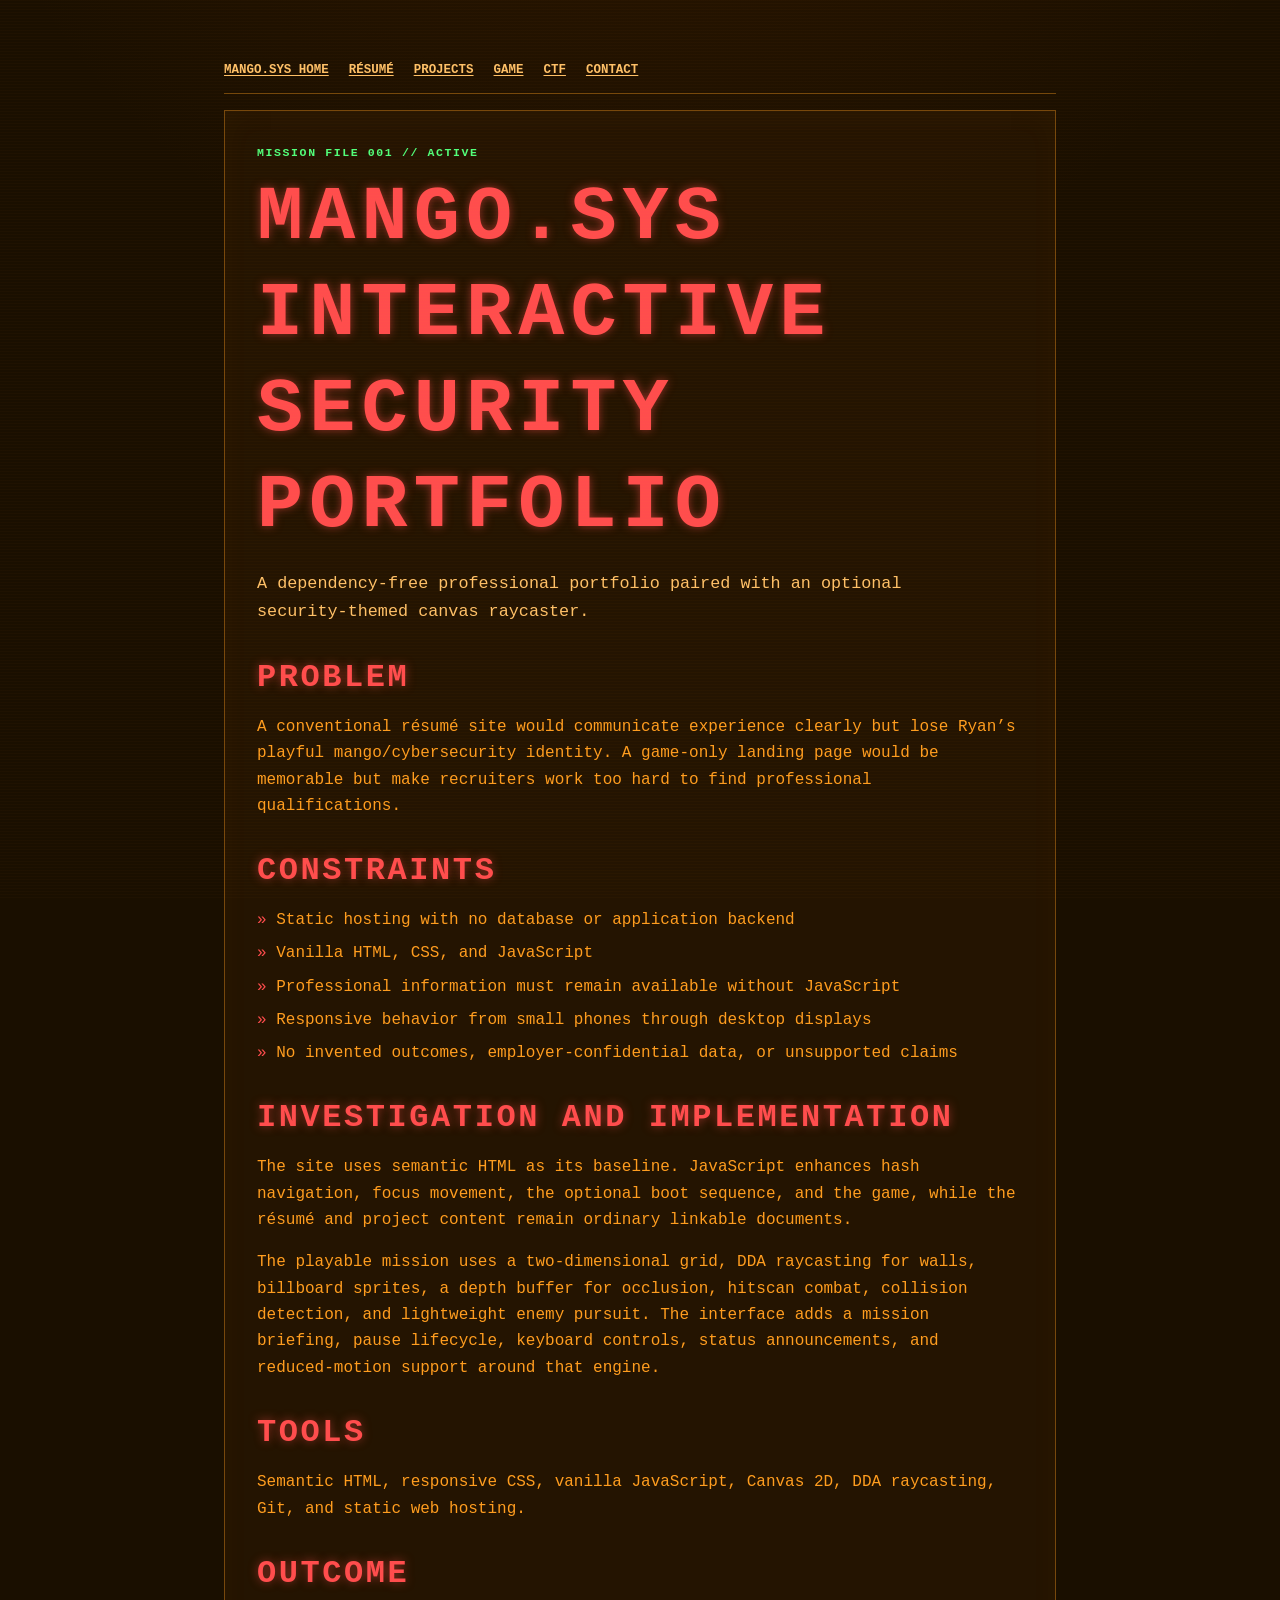
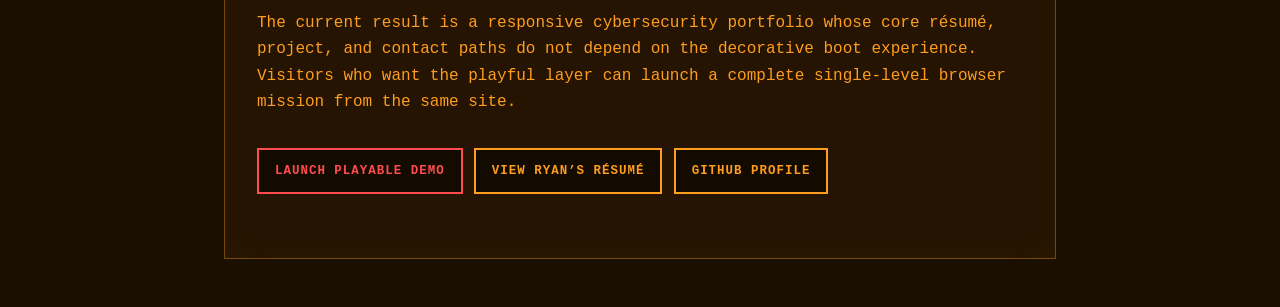
<file: projects/mango-sys.html>
<!DOCTYPE html>
<html lang="en">
<head>
  <meta charset="UTF-8" />
  <meta name="viewport" content="width=device-width, initial-scale=1" />
  <!-- Content Security Policy: only same-origin CSS/JS, and block every network
       connection. This is a static page with no backend or analytics. -->
  <meta http-equiv="Content-Security-Policy" content="default-src 'self'; script-src 'self' 'unsafe-inline'; style-src 'self' 'unsafe-inline'; img-src 'self'; connect-src 'none'; object-src 'none'; base-uri 'none'; form-action 'none'" />
  <meta name="description" content="Case study for MANGO.SYS, Ryan Perez's accessible cybersecurity portfolio and vanilla JavaScript raycaster." />
  <meta name="theme-color" content="#1a0f00" />
  <meta property="og:type" content="article" />
  <meta property="og:title" content="MANGO.SYS Project Case Study" />
  <meta property="og:description" content="How an accessible professional portfolio and retro firewall mission were built with vanilla web technologies." />
  <title>MANGO.SYS Project Case Study | Ryan Perez</title>
  <link rel="canonical" href="https://mangosec.xyz/projects/mango-sys.html" />
  <link rel="icon" href="../assets/favicon.svg" type="image/svg+xml" />
  <link rel="stylesheet" href="../css/style.css" />
  <link rel="stylesheet" href="../css/resume.css" />
</head>
<body class="page-scroll">
  <a class="skip-link" href="#case-study">Skip to case study</a>
  <main class="page-content" id="case-study">
    <nav class="page-nav" aria-label="Site sections">
      <a href="../index.html">MANGO.SYS Home</a>
      <a href="../resume.html">Résumé</a>
      <a href="../index.html#projects">Projects</a>
      <a href="../game.html">Game</a>
      <a href="../ctf.html">CTF</a>
      <a href="../index.html#contact">Contact</a>
    </nav>

    <article class="content-panel active">
      <p class="panel-kicker">MISSION FILE 001 // ACTIVE</p>
      <h1>MANGO.SYS Interactive Security Portfolio</h1>
      <p class="resume-summary">A dependency-free professional portfolio paired with an optional security-themed canvas raycaster.</p>

      <section class="char-section">
        <h2>Problem</h2>
        <p>A conventional résumé site would communicate experience clearly but lose Ryan’s playful mango/cybersecurity identity. A game-only landing page would be memorable but make recruiters work too hard to find professional qualifications.</p>
      </section>

      <section class="char-section">
        <h2>Constraints</h2>
        <ul class="plain-list">
          <li>Static hosting with no database or application backend</li>
          <li>Vanilla HTML, CSS, and JavaScript</li>
          <li>Professional information must remain available without JavaScript</li>
          <li>Responsive behavior from small phones through desktop displays</li>
          <li>No invented outcomes, employer-confidential data, or unsupported claims</li>
        </ul>
      </section>

      <section class="char-section">
        <h2>Investigation and Implementation</h2>
        <p>The site uses semantic HTML as its baseline. JavaScript enhances hash navigation, focus movement, the optional boot sequence, and the game, while the résumé and project content remain ordinary linkable documents.</p>
        <p>The playable mission uses a two-dimensional grid, DDA raycasting for walls, billboard sprites, a depth buffer for occlusion, hitscan combat, collision detection, and lightweight enemy pursuit. The interface adds a mission briefing, pause lifecycle, keyboard controls, status announcements, and reduced-motion support around that engine.</p>
      </section>

      <section class="char-section">
        <h2>Tools</h2>
        <p>Semantic HTML, responsive CSS, vanilla JavaScript, Canvas 2D, DDA raycasting, Git, and static web hosting.</p>
      </section>

      <section class="char-section">
        <h2>Outcome</h2>
        <p>The current result is a responsive cybersecurity portfolio whose core résumé, project, and contact paths do not depend on the decorative boot experience. Visitors who want the playful layer can launch a complete single-level browser mission from the same site.</p>
      </section>

      <div class="resume-actions">
        <a class="button button-primary" href="../game.html">Launch Playable Demo</a>
        <a class="button" href="../resume.html">View Ryan’s Résumé</a>
        <a class="button" href="https://github.com/ryanperez151" target="_blank" rel="noopener noreferrer">GitHub Profile</a>
      </div>
    </article>
  </main>
</body>
</html>
</file>
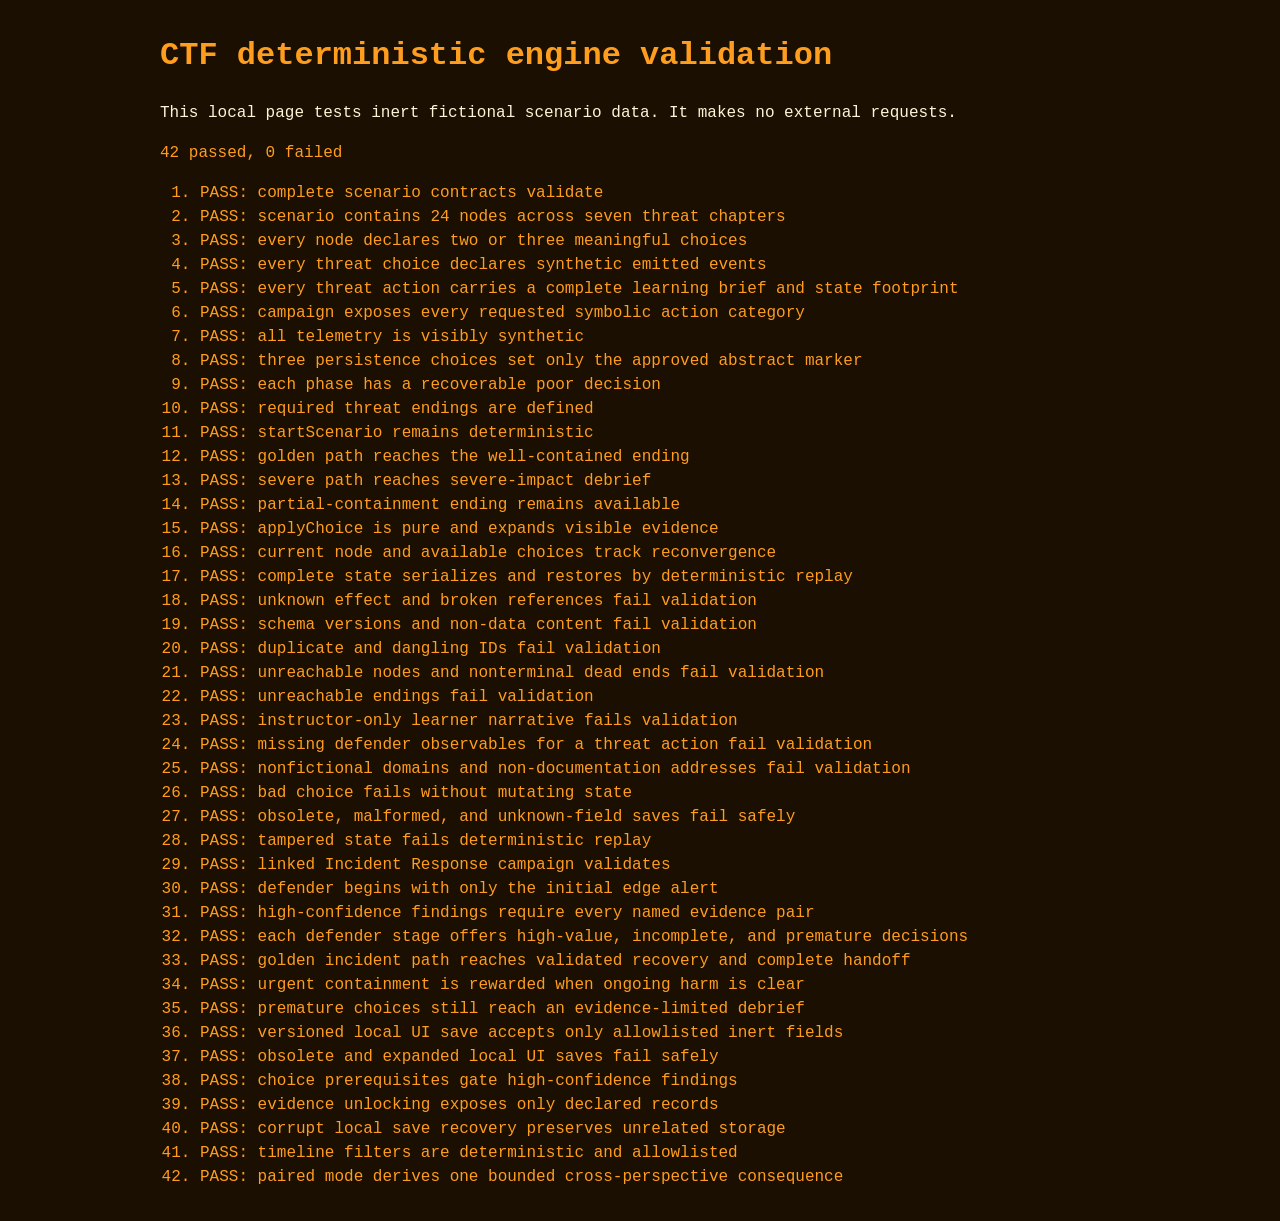
<file: tests/ctf-engine.html>
<!doctype html>
<html lang="en">
<head>
  <meta charset="utf-8">
  <meta name="viewport" content="width=device-width, initial-scale=1">
  <title>CTF engine validation</title>
  <style>
    body { max-width: 60rem; margin: 2rem auto; padding: 0 1rem; color: #fff4d6; background: #1a0f00; font: 1rem/1.5 monospace; }
    h1, [data-result="pass"], [data-status="pass"] { color: #ff9d1f; }
    [data-result="fail"], [data-status="fail"] { color: #ff6b6b; }
  </style>
</head>
<body>
  <main>
    <h1>CTF deterministic engine validation</h1>
    <p>This local page tests inert fictional scenario data. It makes no external requests.</p>
    <p id="test-summary" role="status">Tests are loading.</p>
    <ol id="test-results"></ol>
    <noscript>JavaScript is required to run this developer validation page.</noscript>
  </main>
  <script type="module" src="ctf-engine.test.js"></script>
</body>
</html>
</file>
<file: css/style.css>
:root {
  color-scheme: dark;
  --bg: #1a0f00;
  --bg-deep: #0d0700;
  --panel: rgba(38, 21, 2, 0.88);
  --orange: #ff9d1f;
  --orange-soft: #ffc168;
  --red: #ff4d4d;
  --green: #52ff7a;
  --muted: #c88942;
  --border: rgba(255, 157, 31, 0.38);
  --shadow-orange: 0 0 10px rgba(255, 157, 31, 0.4);
  --shadow-red: 0 0 10px rgba(255, 77, 77, 0.5);
  --font-body: "Courier New", Courier, monospace;
  --font-display: "Lucida Console", Monaco, "Courier New", monospace;
  --content-width: 72rem;
}

* {
  box-sizing: border-box;
}

html {
  min-width: 0;
  scroll-behavior: smooth;
}

body {
  min-width: 0;
  min-height: 100vh;
  min-height: 100dvh;
  margin: 0;
  overflow-x: hidden;
  background:
    radial-gradient(circle at 50% -20%, rgba(142, 62, 0, 0.18), transparent 45rem),
    var(--bg);
  color: var(--orange);
  font-family: var(--font-body);
  line-height: 1.65;
}

body::before {
  position: fixed;
  z-index: 100;
  inset: 0;
  pointer-events: none;
  content: "";
  background: repeating-linear-gradient(
    to bottom,
    rgba(255, 157, 31, 0.025) 0,
    rgba(255, 157, 31, 0.025) 1px,
    transparent 1px,
    transparent 3px
  );
}

button,
input,
textarea,
select {
  font: inherit;
}

a {
  color: var(--orange-soft);
  text-decoration-thickness: 1px;
  text-underline-offset: 0.2em;
}

a:hover {
  color: #fff0d8;
}

h1,
h2,
h3,
p {
  overflow-wrap: anywhere;
}

h1,
h2,
h3 {
  margin-block: 0 1rem;
  font-family: var(--font-display);
  font-weight: 900;
  line-height: 1.25;
  letter-spacing: 0.08em;
  text-transform: uppercase;
}

h1 {
  color: var(--red);
  font-size: clamp(2rem, 7vw, 4.8rem);
  text-shadow: var(--shadow-red);
}

h2 {
  color: var(--red);
  font-size: clamp(1.35rem, 4vw, 2rem);
  text-shadow: var(--shadow-red);
}

h3 {
  color: var(--orange-soft);
  font-size: clamp(1rem, 3vw, 1.25rem);
}

p {
  margin-block: 0 1rem;
}

ul,
dl {
  margin-block: 0 1rem;
}

.sr-only {
  position: absolute !important;
  width: 1px !important;
  height: 1px !important;
  padding: 0 !important;
  margin: -1px !important;
  overflow: hidden !important;
  clip: rect(0, 0, 0, 0) !important;
  white-space: nowrap !important;
  border: 0 !important;
}

.skip-link {
  position: fixed;
  z-index: 1000;
  top: 0.5rem;
  left: 0.5rem;
  padding: 0.7rem 1rem;
  transform: translateY(-150%);
  border: 2px solid var(--orange);
  background: var(--bg-deep);
  color: var(--orange);
}

.skip-link:focus {
  transform: translateY(0);
}

:focus-visible {
  outline: 3px solid #fff2cf;
  outline-offset: 4px;
  box-shadow: 0 0 0 6px rgba(255, 77, 77, 0.55);
}

.button {
  display: inline-flex;
  min-height: 2.9rem;
  align-items: center;
  justify-content: center;
  padding: 0.68rem 1rem;
  border: 2px solid var(--orange);
  background: rgba(13, 7, 0, 0.72);
  color: var(--orange);
  font-family: var(--font-display);
  font-size: 0.78rem;
  font-weight: 900;
  letter-spacing: 0.08em;
  line-height: 1.3;
  text-align: center;
  text-decoration: none;
  text-transform: uppercase;
  cursor: pointer;
  transition: color 150ms ease, background 150ms ease, transform 150ms ease;
}

.button:hover {
  background: var(--orange);
  color: var(--bg-deep);
  transform: translateY(-1px);
}

.button-primary {
  border-color: var(--red);
  color: var(--red);
}

.button-primary:hover {
  background: var(--red);
  color: var(--bg-deep);
}

.eyebrow,
.panel-kicker {
  margin-bottom: 0.55rem;
  color: var(--green);
  font-family: var(--font-display);
  font-size: 0.72rem;
  font-weight: 900;
  letter-spacing: 0.14em;
  text-transform: uppercase;
}

.content-panel {
  min-width: 0;
  padding: clamp(1rem, 3vw, 2rem);
  border: 1px solid var(--border);
  background: var(--panel);
  box-shadow: inset 0 0 2rem rgba(255, 157, 31, 0.035);
  scroll-margin-top: 4rem;
}

.plain-list {
  padding: 0;
  list-style: none;
}

.plain-list li {
  margin-bottom: 0.42rem;
}

.plain-list li::before {
  color: var(--red);
  content: "» ";
}

.char-card {
  min-width: 0;
}

.char-name {
  margin: 0;
  color: var(--red);
  font-family: var(--font-display);
  font-size: clamp(1.35rem, 5vw, 2.3rem);
  font-weight: 900;
  letter-spacing: 0.08em;
  text-shadow: var(--shadow-red);
}

.char-subtitle {
  color: var(--orange-soft);
}

.char-quote {
  padding-left: 1rem;
  border-left: 2px solid var(--border);
  font-style: italic;
}

.char-meta {
  display: grid;
  grid-template-columns: repeat(2, minmax(0, 1fr));
  gap: 0.55rem 1.5rem;
}

.char-meta > div {
  display: grid;
  grid-template-columns: minmax(5rem, auto) minmax(0, 1fr);
  gap: 0.75rem;
  padding-bottom: 0.35rem;
  border-bottom: 1px solid rgba(255, 157, 31, 0.18);
}

.char-meta dt {
  color: var(--red);
}

.char-meta dd {
  min-width: 0;
  margin: 0;
  text-align: right;
  overflow-wrap: anywhere;
}

.noscript-note {
  position: fixed;
  z-index: 200;
  right: 1rem;
  bottom: 1rem;
  left: 1rem;
  max-width: 48rem;
  margin-inline: auto;
  padding: 0.8rem 1rem;
  border: 2px solid var(--green);
  background: var(--bg-deep);
  color: var(--green);
}

@media (max-width: 42rem) {
  .char-meta {
    grid-template-columns: 1fr;
  }

  .button {
    width: 100%;
  }
}

@media (prefers-reduced-motion: reduce) {
  html {
    scroll-behavior: auto;
  }

  *,
  *::before,
  *::after {
    animation-duration: 0.01ms !important;
    animation-iteration-count: 1 !important;
    transition-duration: 0.01ms !important;
  }

  body::before {
    display: none;
  }
}
</file>
<file: css/home.css>
.boot-screen {
  display: flex;
  width: min(90%, 48rem);
  min-height: 100vh;
  min-height: 100dvh;
  margin-inline: auto;
  flex-direction: column;
  justify-content: center;
  align-items: flex-start;
  padding-block: 2rem;
}

#terminal {
  width: 100%;
  min-height: 18rem;
  margin-bottom: 1.25rem;
  font-size: clamp(0.72rem, 2.2vw, 1rem);
  line-height: 1.55;
  white-space: pre-wrap;
  overflow-wrap: anywhere;
  text-shadow: var(--shadow-orange);
}

#cursor {
  display: inline-block;
  width: 0.65em;
  background: var(--orange);
  animation: blink 1s step-start infinite;
}

.line-warning {
  color: var(--red);
  text-shadow: var(--shadow-red);
}

.line-success {
  color: var(--green);
}

@keyframes blink {
  50% { opacity: 0; }
}

.no-js .boot-screen,
.js.boot-complete .boot-screen {
  display: none;
}

.js:not(.boot-complete) .portfolio-shell {
  display: none;
}

.portfolio-shell {
  width: min(90%, var(--content-width));
  margin-inline: auto;
  padding-block: clamp(2rem, 7vw, 5rem);
}

.hero {
  position: relative;
  padding: clamp(1.2rem, 5vw, 3.5rem);
  border: 1px solid var(--border);
  background:
    linear-gradient(135deg, rgba(255, 77, 77, 0.08), transparent 45%),
    rgba(13, 7, 0, 0.62);
}

.hero::after {
  position: absolute;
  top: 1rem;
  right: 1rem;
  color: rgba(255, 157, 31, 0.16);
  font-family: var(--font-display);
  font-size: clamp(2rem, 9vw, 7rem);
  font-weight: 900;
  content: "RP";
}

.hero > * {
  position: relative;
  z-index: 1;
}

.hero-role {
  max-width: 54rem;
  color: var(--orange-soft);
  font-size: clamp(1rem, 2.5vw, 1.35rem);
  font-weight: 700;
}

.hero-summary {
  max-width: 52rem;
  font-size: clamp(1rem, 2.2vw, 1.15rem);
}

.credential-strip {
  display: flex;
  padding: 0;
  flex-wrap: wrap;
  gap: 0.5rem;
  list-style: none;
}

.credential-strip li,
.status-tag {
  padding: 0.3rem 0.55rem;
  background: var(--red);
  color: var(--bg-deep);
  font-family: var(--font-display);
  font-size: 0.7rem;
  font-weight: 900;
}

.hero-actions,
.panel-actions,
.project-links {
  display: flex;
  flex-wrap: wrap;
  gap: 0.75rem;
}

/* Sticky section nav with scroll-spy. Stays visible while scrolling and marks
   the current section (js/menu.js sets aria-current). Without JS it is just a
   row of in-page anchor links. On narrow screens it scrolls horizontally
   inside itself so the page never overflows. */
.section-nav {
  position: sticky;
  z-index: 50;
  top: 0;
  margin-block: 0 1.5rem;
  border-block: 1px solid var(--border);
  background: rgba(13, 7, 0, 0.92);
}

.section-nav-list {
  display: flex;
  margin: 0;
  padding: 0.4rem;
  gap: 0.3rem;
  list-style: none;
  overflow-x: auto;
}

.section-nav-link {
  display: inline-flex;
  min-height: 2.75rem;
  align-items: center;
  padding: 0.4rem 0.75rem;
  border-bottom: 2px solid transparent;
  color: var(--orange);
  font-family: var(--font-display);
  font-size: 0.72rem;
  font-weight: 900;
  letter-spacing: 0.06em;
  text-decoration: none;
  text-transform: uppercase;
  white-space: nowrap;
}

.section-nav-link:hover,
.section-nav-link[aria-current="location"] {
  border-bottom-color: var(--red);
  color: var(--red);
}

.content-view {
  display: grid;
  gap: 1.5rem;
}

.project-card {
  margin-block: 1.25rem;
  padding: clamp(1rem, 3vw, 1.5rem);
  border: 1px solid var(--border);
  background: rgba(13, 7, 0, 0.46);
}

.project-card-pending {
  border-style: dashed;
}

.project-heading {
  display: flex;
  align-items: flex-start;
  justify-content: space-between;
  gap: 1rem;
}

.status-tag {
  flex: 0 0 auto;
}

.status-pending {
  background: var(--orange);
}

.case-study-grid {
  display: grid;
  grid-template-columns: repeat(2, minmax(0, 1fr));
  gap: 1rem;
}

.case-study-grid > div {
  padding-top: 0.7rem;
  border-top: 1px solid rgba(255, 157, 31, 0.2);
}

.case-study-grid dt {
  margin-bottom: 0.25rem;
  color: var(--red);
  font-family: var(--font-display);
  font-size: 0.76rem;
  font-weight: 900;
  text-transform: uppercase;
}

.case-study-grid dd {
  margin: 0;
}

.contact-list {
  display: grid;
  padding: 0;
  grid-template-columns: repeat(2, minmax(0, 1fr));
  gap: 0.75rem;
  list-style: none;
}

.contact-list a {
  display: block;
  padding: 0.8rem;
  border: 1px solid var(--border);
  overflow-wrap: anywhere;
}

@media (max-width: 48rem) {
  .case-study-grid,
  .contact-list {
    grid-template-columns: 1fr;
  }

  .project-heading {
    flex-direction: column;
  }
}

@media (max-width: 27rem) {
  .portfolio-shell {
    width: min(94%, var(--content-width));
  }

  .hero::after {
    display: none;
  }
}

/* Launch bay: the scalable mission-card chooser. The grid wraps to any number
   of cards and collapses to a single column on narrow screens, so adding more
   games or CTF topics later is just another <li class="mission-card">. */
.launch-bay {
  margin-block: 2rem;
  scroll-margin-top: 4rem;
}

.mission-grid {
  display: grid;
  margin: 0;
  padding: 0;
  grid-template-columns: repeat(auto-fit, minmax(min(100%, 15rem), 1fr));
  gap: 1rem;
  list-style: none;
}

.mission-card {
  display: flex;
  min-width: 0;
  flex-direction: column;
  gap: 0.5rem;
  padding: clamp(1rem, 3vw, 1.5rem);
  border: 1px solid var(--border);
  background: rgba(13, 7, 0, 0.55);
  transition: border-color 150ms ease, transform 150ms ease, box-shadow 150ms ease;
}

.mission-card:hover,
.mission-card:focus-within {
  border-color: var(--red);
  box-shadow: var(--shadow-red);
  transform: translateY(-2px);
}

.mission-card h3 {
  margin: 0;
}

.mission-kind {
  margin: 0;
  color: var(--green);
  font-family: var(--font-display);
  font-size: 0.68rem;
  font-weight: 900;
  letter-spacing: 0.12em;
  text-transform: uppercase;
}

.mission-desc {
  flex: 1 1 auto;
  margin: 0;
}

.mission-card .button {
  align-self: flex-start;
  margin-top: 0.25rem;
}
</file>
<file: css/ctf.css>
.ctf-page {
  background:
    linear-gradient(rgba(26, 15, 0, 0.93), rgba(10, 6, 0, 0.97)),
    repeating-linear-gradient(90deg, transparent 0 3rem, rgba(255, 157, 31, 0.025) 3rem calc(3rem + 1px));
}

.ctf-page [hidden] {
  display: none !important;
}

.ctf-header,
.ctf-shell,
.ctf-safety-label {
  width: min(calc(100% - 2rem), 96rem);
  margin-inline: auto;
}

.ctf-header {
  display: flex;
  min-width: 0;
  align-items: center;
  justify-content: space-between;
  gap: 1.5rem;
  padding-block: clamp(1rem, 4vw, 2.5rem) 1rem;
}

.ctf-header h1 {
  max-width: 16ch;
  margin-bottom: 0.35rem;
  font-size: clamp(1.8rem, 5vw, 3.8rem);
}

.ctf-subtitle {
  margin: 0;
  color: var(--orange-soft);
  text-transform: uppercase;
}

.ctf-safety-label {
  padding: 0.7rem 1rem;
  border: 2px solid var(--green);
  background: rgba(5, 36, 13, 0.72);
  color: var(--green);
  font-size: 0.78rem;
  font-weight: 900;
  letter-spacing: 0.06em;
  text-align: center;
}

.ctf-shell {
  padding-block: 1rem 3rem;
}

.ctf-launch {
  max-width: 70rem;
  margin-inline: auto;
}

.mode-picker {
  display: grid;
  min-width: 0;
  gap: 0.75rem;
  padding: 1rem;
  margin-block: 1.5rem;
  border: 1px solid var(--border);
}

.mode-picker legend {
  padding-inline: 0.5rem;
  color: var(--orange-soft);
  font-family: var(--font-display);
  font-weight: 900;
  letter-spacing: 0.08em;
  text-transform: uppercase;
}

.mode-card {
  display: grid;
  grid-template-columns: auto minmax(0, 1fr);
  gap: 0.85rem;
  padding: 1rem;
  border: 1px solid rgba(255, 157, 31, 0.25);
  background: rgba(13, 7, 0, 0.55);
  cursor: pointer;
}

.mode-card:has(input:checked) {
  border-color: var(--red);
  box-shadow: inset 0.3rem 0 0 var(--red);
}

.mode-card input {
  width: 1.25rem;
  height: 1.25rem;
  margin-top: 0.15rem;
  accent-color: var(--red);
}

.mode-card strong {
  display: block;
  margin-bottom: 0.25rem;
  color: var(--orange-soft);
  font-family: var(--font-display);
  text-transform: uppercase;
}

.ctf-launch-actions,
.ctf-commandbar-actions {
  display: flex;
  flex-wrap: wrap;
  gap: 0.75rem;
}

.ctf-danger-button {
  border-color: #ff7777;
  color: #ff9292;
}

.ctf-storage-note,
.ctf-drawer-help {
  margin-top: 1rem;
  color: var(--muted);
  font-size: 0.88rem;
}

/* Short "what am I looking at" helper under a region heading. */
.ctf-region-help {
  margin-top: 0;
  margin-bottom: 1rem;
  color: var(--muted);
  font-size: 0.88rem;
}

/* Collapsible first-run "How to play" on the launch screen. */
.ctf-howto {
  margin-block: 1.25rem;
  padding: 0.9rem 1.1rem;
  border: 1px solid var(--border);
  background: rgba(13, 7, 0, 0.55);
}

.ctf-howto > summary {
  color: var(--orange-soft);
  font-family: var(--font-display);
  font-weight: 900;
  letter-spacing: 0.06em;
  text-transform: uppercase;
  cursor: pointer;
}

.ctf-howto-steps {
  display: grid;
  gap: 0.5rem;
  margin-top: 0.9rem;
  margin-bottom: 0;
  padding-left: 1.25rem;
}

.ctf-howto-steps li {
  color: var(--orange);
}

.ctf-commandbar {
  display: grid;
  grid-template-columns: minmax(0, 1fr) minmax(0, 1fr) auto;
  gap: 1rem;
  align-items: center;
  padding: 0.85rem 1rem;
  margin-bottom: 1rem;
  border: 1px solid var(--border);
  background: rgba(13, 7, 0, 0.84);
}

.ctf-status-key {
  display: block;
  color: var(--green);
  font-size: 0.7rem;
  font-weight: 900;
  letter-spacing: 0.12em;
}

.ctf-sidebar {
  display: grid;
  min-width: 0;
  gap: 1rem;
}

.ctf-sidebar .content-panel h2,
.ctf-timeline h2,
.ctf-notebook h2 {
  font-size: clamp(1.2rem, 3vw, 1.7rem);
}

.ctf-objective-label {
  margin-bottom: 0.25rem;
  color: var(--green);
  font-size: 0.72rem;
  font-weight: 900;
  letter-spacing: 0.12em;
  text-transform: uppercase;
}

.ctf-objective-box,
.ctf-hint,
.ctf-feedback {
  padding: 1rem;
  margin-block: 1rem;
  border-left: 0.35rem solid var(--red);
  background: rgba(255, 77, 77, 0.07);
}

.ctf-paired-consequence {
  padding: 0.75rem 1rem;
  border: 1px solid var(--green);
  background: rgba(82, 255, 122, 0.06);
  color: var(--green);
  font-weight: 900;
}

.ctf-hint {
  border-left-color: var(--green);
  background: rgba(82, 255, 122, 0.06);
}

.ctf-feedback {
  border: 1px solid var(--border);
  border-left: 0.35rem solid var(--orange);
}

.ctf-objective-box h3,
.ctf-hint h3,
.ctf-feedback h3 {
  margin-bottom: 0.45rem;
}

.ctf-objective-box p,
.ctf-hint p,
.ctf-feedback p:last-child {
  margin-bottom: 0;
}

.ctf-choice-list,
.evidence-list,
.asset-summary,
.timeline-events {
  display: grid;
  min-width: 0;
  gap: 0.75rem;
}

.ctf-choice-card,
.evidence-card,
.asset-card,
.timeline-event,
.score-card {
  min-width: 0;
  padding: 1rem;
  border: 1px solid rgba(255, 157, 31, 0.26);
  background: rgba(13, 7, 0, 0.56);
}

.ctf-choice-card h4 {
  margin: 0 0 0.65rem;
  color: var(--orange-soft);
  font-family: var(--font-display);
  font-size: 1rem;
  text-transform: uppercase;
}

.choice-locked {
  border-style: dashed;
  opacity: 0.78;
}

.ctf-choice-objective,
.ctf-prerequisite,
.ctf-lock-text,
.evidence-meta,
.asset-address {
  font-size: 0.85rem;
}

.ctf-prerequisite {
  color: var(--orange-soft);
}

.ctf-lock-text {
  color: #ffb7b7;
  font-weight: 900;
}

button[aria-disabled="true"] {
  border-style: dashed;
  color: var(--muted);
  cursor: not-allowed;
}

button[aria-disabled="true"]:hover {
  background: transparent;
  color: var(--muted);
  transform: none;
}

.ctf-drawer summary {
  color: var(--red);
  font-family: var(--font-display);
  font-size: 1.2rem;
  font-weight: 900;
  letter-spacing: 0.06em;
  text-transform: uppercase;
  cursor: pointer;
}

.ctf-drawer summary span {
  color: var(--green);
  font-size: 0.72rem;
}

.evidence-card h3,
.timeline-event h3 {
  font-size: 0.95rem;
  line-height: 1.45;
  text-transform: none;
}

.synthetic-tag {
  margin-bottom: 0.45rem;
  color: var(--green);
  font-size: 0.67rem;
  font-weight: 900;
  letter-spacing: 0.08em;
}

.evidence-note-label {
  display: grid;
  gap: 0.35rem;
  margin-top: 0.75rem;
  color: var(--orange-soft);
  font-size: 0.82rem;
  font-weight: 900;
}

textarea,
select,
input[type="datetime-local"] {
  min-width: 0;
  max-width: 100%;
  border: 1px solid var(--border);
  border-radius: 0;
  background: #0d0700;
  color: #ffe3bb;
}

textarea {
  width: 100%;
  padding: 0.7rem;
  resize: vertical;
}

.asset-card dl,
.timeline-event dl,
.score-card dl {
  display: grid;
  grid-template-columns: minmax(7rem, auto) minmax(0, 1fr);
  gap: 0.3rem 0.7rem;
  margin: 0;
}

.asset-card dt,
.timeline-event dt,
.score-card dt {
  color: var(--muted);
}

.asset-card dd,
.timeline-event dd,
.score-card dd {
  min-width: 0;
  margin: 0;
  overflow-wrap: anywhere;
}

.state-normal,
.state-restored {
  color: var(--green);
}

.state-suspected,
.state-recovering {
  color: #ffe66d;
}

.state-affected,
.state-contained {
  color: #ff9292;
}

.code-list {
  padding-left: 1.2rem;
}

.code-list strong {
  color: var(--green);
}

.ctf-timeline,
.ctf-notebook,
.ctf-ending {
  margin-top: 1rem;
}

.timeline-heading,
.timeline-event-heading {
  display: flex;
  min-width: 0;
  align-items: flex-start;
  justify-content: space-between;
  gap: 1rem;
}

.timeline-filters {
  display: grid;
  grid-template-columns: repeat(3, minmax(0, 1fr));
  gap: 0.75rem;
  padding-block: 1rem;
  margin-bottom: 1rem;
  border-block: 1px solid var(--border);
}

.timeline-filters label {
  display: grid;
  min-width: 0;
  gap: 0.3rem;
  color: var(--orange-soft);
  font-size: 0.78rem;
  font-weight: 900;
  text-transform: uppercase;
}

.timeline-filters select,
.timeline-filters input {
  width: 100%;
  min-height: 2.75rem;
  padding: 0.45rem;
}

.severity {
  flex: none;
  padding: 0.15rem 0.45rem;
  border: 1px solid currentColor;
  font-size: 0.7rem;
  font-weight: 900;
  text-transform: uppercase;
}

.severity-info,
.severity-low {
  color: var(--green);
}

.severity-medium {
  color: #ffe66d;
}

.severity-high {
  color: #ff9292;
}

.ctf-empty {
  padding: 1rem;
  border: 1px dashed var(--border);
  color: var(--muted);
}

.score-grid {
  display: grid;
  grid-template-columns: repeat(auto-fit, minmax(min(100%, 18rem), 1fr));
  gap: 1rem;
  margin-block: 1rem;
}

.score-total {
  color: var(--green);
  font-size: 1.05rem;
  font-weight: 900;
}

dialog {
  width: min(calc(100% - 2rem), 36rem);
  padding: clamp(1rem, 4vw, 2rem);
  border: 2px solid var(--red);
  background: var(--bg-deep);
  color: var(--orange);
  box-shadow: 0 0 3rem rgba(255, 77, 77, 0.3);
}

dialog::backdrop {
  background: rgba(5, 2, 0, 0.86);
}

@media (max-width: 64rem) {
  .ctf-sidebar {
    grid-template-columns: repeat(2, minmax(0, 1fr));
  }

  .ctf-drawer {
    grid-column: 1 / -1;
  }
}

@media (max-width: 48rem) {
  .ctf-header,
  .timeline-heading,
  .timeline-event-heading {
    align-items: stretch;
    flex-direction: column;
  }

  .ctf-commandbar,
  .ctf-sidebar,
  .timeline-filters {
    grid-template-columns: 1fr;
  }

  .ctf-commandbar-actions {
    width: 100%;
  }
}

@media (max-width: 22rem) {
  .ctf-header,
  .ctf-shell,
  .ctf-safety-label {
    width: min(calc(100% - 1rem), 96rem);
  }

  .content-panel,
  .ctf-choice-card,
  .evidence-card,
  .asset-card,
  .timeline-event {
    padding: 0.75rem;
  }

  .asset-card dl,
  .timeline-event dl,
  .score-card dl {
    grid-template-columns: 1fr;
  }

  .asset-card dd,
  .timeline-event dd,
  .score-card dd {
    padding-bottom: 0.4rem;
  }
}

@media (prefers-reduced-motion: reduce) {
  .ctf-page * {
    scroll-behavior: auto;
  }
}

/* ===== WORKSPACE GRID ===== */

#ctf-workspace {
  display: grid;
  gap: 1rem;
  align-items: start;
}

.ctf-commandbar { grid-area: bar; }
.ctf-narrative  { grid-area: brief; }
.ctf-actions    { grid-area: actions; }
.ctf-sidebar    { grid-area: aside; }
.ctf-blue-team  { grid-area: blueteam; }
.ctf-timeline   { grid-area: siem; }
.ctf-notebook   { grid-area: notebook; }

/* Console skin: brief + operation menu dominant; SIEM search hidden. */
#ctf-workspace.ctf-skin-console {
  grid-template-columns: minmax(0, 1.6fr) minmax(18rem, 0.8fr);
  grid-template-areas:
    "bar bar"
    "brief aside"
    "actions aside"
    "blueteam aside"
    "notebook notebook";
}
#ctf-workspace.ctf-skin-console .ctf-timeline { display: none; }

/* SIEM skin: event search dominant; playbook right rail; blue-team readout hidden. */
#ctf-workspace.ctf-skin-siem {
  grid-template-columns: minmax(0, 1.7fr) minmax(20rem, 0.9fr);
  grid-template-areas:
    "bar bar"
    "brief brief"
    "siem actions"
    "siem aside"
    "notebook notebook";
}
#ctf-workspace.ctf-skin-siem .ctf-blue-team { display: none; }

@media (max-width: 64rem) {
  #ctf-workspace.ctf-skin-console,
  #ctf-workspace.ctf-skin-siem {
    grid-template-columns: 1fr;
    grid-template-areas:
      "bar"
      "brief"
      "actions"
      "aside"
      "siem"
      "blueteam"
      "notebook";
  }
}

/* ===== CONSOLE SKIN ===== */

#ctf-workspace.ctf-skin-console .ctf-narrative {
  font-family: var(--font-mono, ui-monospace, "Cascadia Code", "Consolas", monospace);
  border-left: 0.35rem solid var(--green);
}

.ctf-console-banner {
  margin-bottom: 1rem;
  padding: 0.5rem 0.75rem;
  border: 1px solid var(--green);
  background: rgba(82, 255, 122, 0.06);
}

.ctf-console-title {
  display: block;
  color: var(--green);
  font-size: 0.72rem;
  font-weight: 900;
  letter-spacing: 0.08em;
}

.ctf-console-prompt {
  display: flex;
  gap: 0.4rem;
  align-items: center;
  margin: 0.35rem 0 0;
}

.ctf-console-user { color: var(--orange-soft); }

.ctf-console-cursor {
  color: var(--green);
  animation: ctf-cursor-blink 1s steps(2, start) infinite;
}

@keyframes ctf-cursor-blink { to { opacity: 0; } }

/* Numbered operation menu. */
.ctf-menu-row { min-width: 0; }

.ctf-menu-button {
  display: grid;
  grid-template-columns: auto minmax(0, 1fr);
  gap: 0.75rem;
  width: 100%;
  padding: 0.75rem 0.9rem;
  border: 1px solid rgba(255, 157, 31, 0.26);
  background: rgba(13, 7, 0, 0.56);
  color: inherit;
  font: inherit;
  text-align: left;
  cursor: pointer;
}

.ctf-menu-button:hover,
.ctf-menu-button:focus-visible {
  border-color: var(--red);
  box-shadow: inset 0.3rem 0 0 var(--red);
}

.ctf-menu-index { color: var(--green); font-weight: 900; }
.ctf-menu-label { display: grid; gap: 0.2rem; min-width: 0; }
.ctf-menu-verb { color: var(--muted); font-size: 0.7rem; font-weight: 900; letter-spacing: 0.12em; }
.ctf-menu-title { color: var(--orange-soft); font-family: var(--font-display); text-transform: uppercase; }
.ctf-menu-objective { color: var(--orange); font-size: 0.85rem; }
.ctf-menu-lock { color: #ffb7b7; font-size: 0.8rem; font-weight: 900; }

.ctf-menu-row.choice-locked .ctf-menu-button {
  border-style: dashed;
  opacity: 0.78;
  cursor: not-allowed;
}

/* Decision scrollback. */
#ctf-scrollback {
  display: grid;
  gap: 0.75rem;
  margin-top: 1.25rem;
}
#ctf-workspace.ctf-skin-siem #ctf-scrollback,
#ctf-workspace.ctf-skin-siem #ctf-console-chrome { display: none; }

.ctf-scrollback-entry {
  padding: 0.6rem 0.8rem;
  border-left: 0.2rem solid var(--muted);
  background: rgba(13, 7, 0, 0.5);
  font-family: var(--font-mono, ui-monospace, "Cascadia Code", "Consolas", monospace);
}
.ctf-scrollback-cmd { margin: 0 0 0.35rem; color: var(--green); }
.ctf-scrollback-out { margin: 0 0 0.35rem; color: var(--orange); font-size: 0.9rem; }
.ctf-scrollback-note { margin: 0; color: var(--muted); font-size: 0.82rem; }

.ctf-blue-team summary {
  color: var(--orange-soft);
  font-family: var(--font-display);
  font-weight: 900;
  text-transform: uppercase;
  cursor: pointer;
}
.ctf-blue-team-row { margin: 0.25rem 0; font-size: 0.82rem; overflow-wrap: anywhere; }

@media (prefers-reduced-motion: reduce) {
  .ctf-console-cursor { animation: none; }
}

/* ===== SIEM SKIN ===== */

#ctf-workspace.ctf-skin-siem .ctf-narrative {
  border-left: 0.35rem solid var(--red);
}

.ctf-filter-pills {
  display: flex;
  flex-wrap: wrap;
  gap: 0.5rem;
  margin-bottom: 0.75rem;
}
.ctf-pill {
  display: inline-flex;
  gap: 0.4rem;
  align-items: center;
  min-height: 2.75rem;
  padding: 0.25rem 0.6rem;
  border: 1px solid var(--orange-soft);
  background: rgba(255, 157, 31, 0.08);
  color: var(--orange-soft);
  font-size: 0.8rem;
  cursor: pointer;
}
.ctf-pill:hover,
.ctf-pill:focus-visible { border-color: var(--red); color: var(--red); }
.ctf-pill-x { font-weight: 900; }
.ctf-pill-empty { color: var(--muted); font-size: 0.85rem; }

.ctf-severity-bars { display: grid; gap: 0.35rem; margin-bottom: 1rem; }
.ctf-sev-row { display: grid; grid-template-columns: 5rem minmax(0, 1fr) 2rem; gap: 0.5rem; align-items: center; }
.ctf-sev-key { justify-self: start; }
.ctf-sev-track { height: 0.75rem; background: rgba(255, 157, 31, 0.12); }
.ctf-sev-fill { display: block; height: 100%; background: var(--orange); }
.ctf-sev-high { background: #ff9292; }
.ctf-sev-medium { background: #ffe66d; }
.ctf-sev-low, .ctf-sev-info { background: var(--green); }
.ctf-sev-count { text-align: right; color: var(--muted); }

.ctf-siem-body {
  display: grid;
  grid-template-columns: minmax(10rem, 0.5fr) minmax(0, 1.5fr);
  gap: 1rem;
  align-items: start;
}
.ctf-fields { display: grid; gap: 1rem; min-width: 0; }
.ctf-field-group { display: grid; gap: 0.25rem; }
.ctf-field-name {
  margin: 0;
  color: var(--orange-soft);
  font-size: 0.78rem;
  font-weight: 900;
  letter-spacing: 0.08em;
  text-transform: uppercase;
}
.ctf-field-value {
  display: flex;
  justify-content: space-between;
  gap: 0.5rem;
  width: 100%;
  min-height: 2.5rem;
  padding: 0.3rem 0.5rem;
  border: 1px solid var(--border);
  background: rgba(13, 7, 0, 0.5);
  color: #ffe3bb;
  font-size: 0.82rem;
  text-align: left;
  cursor: pointer;
}
.ctf-field-value[aria-pressed="true"] { border-color: var(--red); color: var(--red); }
.ctf-field-value:hover,
.ctf-field-value:focus-visible { border-color: var(--orange-soft); }
.ctf-field-count { color: var(--green); font-weight: 900; }

.ctf-result { border: 1px solid rgba(255, 157, 31, 0.26); background: rgba(13, 7, 0, 0.56); }
.ctf-result summary {
  display: flex;
  flex-wrap: wrap;
  gap: 0.5rem 1rem;
  align-items: center;
  padding: 0.6rem 0.8rem;
  cursor: pointer;
  font-family: var(--font-mono, ui-monospace, "Cascadia Code", "Consolas", monospace);
  font-size: 0.82rem;
}
.ctf-result[open] summary { border-bottom: 1px solid var(--border); }
.ctf-result-time { color: var(--muted); }
.ctf-result-host { color: var(--orange-soft); }
.ctf-result-action { color: var(--orange); }
.ctf-result > *:not(summary) { margin: 0.5rem 0.8rem; }
.ctf-result dl {
  display: grid;
  grid-template-columns: minmax(6rem, auto) minmax(0, 1fr);
  gap: 0.3rem 0.7rem;
}
.ctf-result dt { color: var(--muted); }
.ctf-result dd { min-width: 0; margin: 0; overflow-wrap: anywhere; }

@media (max-width: 48rem) {
  .ctf-siem-body { grid-template-columns: 1fr; }
}
@media (max-width: 22rem) {
  .ctf-sev-row { grid-template-columns: 4rem minmax(0, 1fr) 1.5rem; }
}
</file>
<file: css/game.css>
.game-page {
  display: block;
  padding: clamp(0.75rem, 3vw, 2rem);
}

.game-layout {
  width: min(100%, 64rem);
  margin-inline: auto;
}

.game-header {
  display: flex;
  align-items: flex-end;
  justify-content: space-between;
  gap: 1rem;
  margin-bottom: 1rem;
}

.game-header h1 {
  margin: 0;
  font-size: clamp(1.5rem, 5vw, 2.5rem);
}

.touch-notice {
  display: none;
  padding: 0.75rem 1rem;
  border: 1px solid var(--red);
  background: rgba(255, 77, 77, 0.08);
}

#game-wrap {
  position: relative;
  width: 100%;
  overflow: hidden;
  border: 2px solid var(--orange);
  background: #000;
  box-shadow: 0 0 20px rgba(255, 157, 31, 0.35);
  aspect-ratio: 8 / 5;
}

#viewport {
  display: block;
  width: 100%;
  height: 100%;
  background: #000;
  image-rendering: pixelated;
  touch-action: none;
}

#hud {
  position: absolute;
  inset: 0;
  display: flex;
  padding: clamp(0.4rem, 2.5%, 1.2rem);
  flex-direction: column;
  justify-content: space-between;
  pointer-events: none;
  font-family: var(--font-display);
  font-size: clamp(0.5rem, 1.3vw, 0.72rem);
  font-weight: 900;
}

.hud-top {
  display: flex;
  align-items: flex-start;
  justify-content: space-between;
  gap: 0.6rem;
}

.hud-exit {
  padding: 0.4rem 0.55rem;
  border: 1px solid var(--border);
  background: rgba(13, 7, 0, 0.82);
  color: var(--orange);
  text-decoration: none;
  pointer-events: auto;
}

.hud-threats {
  padding: 0.35rem 0.55rem;
  border: 1px solid rgba(255, 77, 77, 0.6);
  background: rgba(13, 7, 0, 0.82);
  color: var(--red);
  line-height: 1.45;
  text-align: right;
}

.hud-bottom {
  display: flex;
  flex-direction: column;
  gap: clamp(0.25rem, 1vw, 0.5rem);
}

.hud-hint {
  align-self: center;
  padding: 0.2rem 0.4rem;
  background: rgba(13, 7, 0, 0.75);
  font-family: var(--font-body);
  font-size: clamp(0.48rem, 1.3vw, 0.72rem);
}

.hud-stat {
  display: grid;
  grid-template-columns: clamp(4.5rem, 14%, 7rem) minmax(3rem, 13rem) 2.5rem;
  align-items: center;
  gap: 0.5rem;
  padding: 0.45rem 0.55rem;
  border: 1px solid var(--border);
  background: rgba(13, 7, 0, 0.82);
}

.hud-bar {
  height: 0.65rem;
  border: 1px solid rgba(255, 157, 31, 0.5);
  background: rgba(255, 157, 31, 0.15);
}

.hud-bar-fill {
  display: block;
  width: 100%;
  height: 100%;
  background: var(--orange);
  transition: width 120ms linear;
}

#charge-fill {
  background: var(--red);
}

.hud-value {
  text-align: right;
}

#crosshair {
  position: absolute;
  z-index: 2;
  top: 50%;
  left: 50%;
  width: 1rem;
  height: 1rem;
  transform: translate(-50%, -50%);
  pointer-events: none;
}

#crosshair::before,
#crosshair::after {
  position: absolute;
  background: var(--red);
  box-shadow: var(--shadow-red);
  content: "";
}

#crosshair::before {
  top: 0.44rem;
  width: 1rem;
  height: 0.12rem;
}

#crosshair::after {
  left: 0.44rem;
  width: 0.12rem;
  height: 1rem;
}

.feedback-flash {
  position: absolute;
  z-index: 3;
  inset: 0;
  pointer-events: none;
  opacity: 0;
}

#game-wrap.shot .feedback-flash {
  animation: shot-flash 100ms ease-out;
  background: rgba(255, 244, 214, 0.18);
}

#game-wrap.damaged .feedback-flash {
  animation: damage-flash 220ms ease-out;
  background: rgba(255, 0, 0, 0.35);
}

/* Green-gold blink when a pickup is grabbed - reads as "got something
   good" without being as alarming as the red damage flash. */
#game-wrap.pickup .feedback-flash {
  animation: shot-flash 350ms ease-out;
  background: rgba(80, 230, 120, 0.22);
}

/* Warm golden glow for the big moments: the SW33T CORE, the secret door,
   the golden mango, and the typed sw33t protocol. */
#game-wrap.sweet .feedback-flash,
#game-wrap.secret .feedback-flash {
  animation: sweet-flash 650ms ease-out;
  background: rgba(255, 198, 64, 0.3);
}

#game-wrap.low-charge #charge-fill {
  animation: charge-pulse 500ms ease-in-out 2;
}

@keyframes shot-flash {
  from { opacity: 1; }
  to { opacity: 0; }
}

@keyframes damage-flash {
  from { opacity: 1; }
  to { opacity: 0; }
}

@keyframes charge-pulse {
  50% { filter: brightness(2); }
}

@keyframes sweet-flash {
  from { opacity: 1; }
  to { opacity: 0; }
}

.overlay-screen {
  position: absolute;
  z-index: 10;
  inset: 0;
  display: none;
  overflow-y: auto;
  padding: clamp(1rem, 5vw, 3rem);
  flex-direction: column;
  align-items: center;
  justify-content: center;
  background: rgba(13, 7, 0, 0.96);
  text-align: center;
}

.overlay-screen.visible {
  display: flex;
}

.overlay-screen h2 {
  margin-bottom: 0.7rem;
}

.overlay-screen p {
  max-width: 34rem;
}

.overlay-buttons {
  display: flex;
  flex-wrap: wrap;
  justify-content: center;
  gap: 0.7rem;
}

.control-list {
  padding: 0;
  list-style: none;
  text-align: left;
}

.control-list li {
  margin-bottom: 0.45rem;
}

kbd {
  display: inline-block;
  min-width: 7rem;
  padding: 0.15rem 0.4rem;
  border: 1px solid var(--border);
  color: var(--orange-soft);
  font-family: var(--font-display);
  text-align: center;
}

@media (hover: none) and (pointer: coarse) {
  .touch-notice {
    display: block;
  }
}

@media (max-width: 40rem) {
  .game-header {
    align-items: stretch;
    flex-direction: column;
  }

  #game-wrap {
    aspect-ratio: 4 / 3;
  }

  .hud-exit {
    display: none;
  }

  .hud-stat {
    grid-template-columns: 4.2rem minmax(2rem, 1fr) 2.2rem;
  }

  .overlay-screen {
    justify-content: flex-start;
  }
}

@media (max-width: 25rem) {
  .game-page {
    padding-inline: 0.4rem;
  }

  .hud-hint {
    display: none;
  }

  .overlay-screen p {
    font-size: 0.85rem;
  }
}
</file>
<file: css/resume.css>
.page-scroll {
  padding-block: clamp(1rem, 5vw, 3rem);
}

.page-content {
  width: min(90%, 52rem);
  margin-inline: auto;
}

.page-nav {
  display: flex;
  margin-bottom: 1rem;
  padding: 0.75rem 0;
  flex-wrap: wrap;
  gap: 0.75rem 1.25rem;
  border-bottom: 1px solid var(--border);
}

.page-nav a {
  font-family: var(--font-display);
  font-size: 0.78rem;
  font-weight: 900;
  text-transform: uppercase;
}

.resume-summary {
  max-width: 46rem;
  color: var(--orange-soft);
  font-size: 1.05rem;
}

.resume-actions {
  display: flex;
  margin-bottom: 2rem;
  flex-wrap: wrap;
  gap: 0.7rem;
}

.resume-pdf-note {
  max-width: 46rem;
  margin: -1rem 0 2rem;
  color: var(--muted);
  font-size: 0.9rem;
}

.char-section {
  margin-block: 2rem;
  scroll-margin-top: 1rem;
}

.stat-grid {
  display: grid;
  grid-template-columns: repeat(6, minmax(0, 1fr));
  gap: 0.55rem;
}

.stat-box {
  display: flex;
  min-width: 0;
  padding: 0.7rem 0.35rem;
  flex-direction: column;
  align-items: center;
  border: 1px solid var(--border);
}

.stat-label,
.stat-score {
  font-family: var(--font-display);
  font-weight: 900;
}

.stat-score {
  color: var(--red);
  font-size: 1.4rem;
}

.stat-mod {
  color: var(--orange-soft);
}

.quest-entry {
  margin-bottom: 1.5rem;
  padding-left: 1rem;
  border-left: 2px solid rgba(255, 157, 31, 0.25);
}

.quest-title {
  color: var(--orange-soft);
  font-weight: 700;
}

.quest-tag {
  display: inline-block;
  margin-left: 0.5rem;
  padding: 0.2rem 0.45rem;
  background: var(--red);
  color: var(--bg-deep);
  font-family: var(--font-display);
  font-size: 0.65rem;
  font-weight: 900;
}

.quest-meta {
  margin-bottom: 0.45rem;
  color: var(--muted);
  font-style: italic;
}

@media (max-width: 42rem) {
  .stat-grid {
    grid-template-columns: repeat(3, minmax(0, 1fr));
  }
}

@media (max-width: 24rem) {
  .page-content {
    width: 94%;
  }

  .stat-grid {
    grid-template-columns: repeat(2, minmax(0, 1fr));
  }
}

/*
 * Print / "Save as PDF": the dark retro theme wastes ink and prints with poor
 * contrast on paper, so for print we drop to plain black-on-white, remove the
 * glow/scanline effects, and hide on-screen-only chrome (nav, buttons, notes).
 */
@media print {
  body {
    background: #fff;
    color: #000;
  }

  /* Remove the fixed scanline overlay. */
  body::before {
    display: none;
  }

  /* Hide chrome that only makes sense on screen. */
  .skip-link,
  .page-nav,
  .resume-actions,
  .resume-pdf-note {
    display: none !important;
  }

  .page-scroll {
    padding-block: 0;
  }

  .page-content {
    width: 100%;
    max-width: none;
  }

  .content-panel {
    padding: 0;
    border: 0;
    background: none;
    box-shadow: none;
  }

  h1,
  h2,
  h3,
  .char-name {
    color: #000;
    text-shadow: none;
  }

  .panel-kicker,
  .eyebrow,
  .char-meta dt {
    color: #333;
  }

  .resume-summary,
  .char-subtitle {
    color: #222;
  }

  a {
    color: #000;
    text-decoration: underline;
  }

  .char-quote {
    border-left-color: #999;
  }

  .plain-list li::before {
    color: #000;
  }

  /* Keep logical blocks from splitting across page breaks. */
  .char-section,
  .char-card,
  .stat-grid {
    break-inside: avoid;
  }
}
</file>
